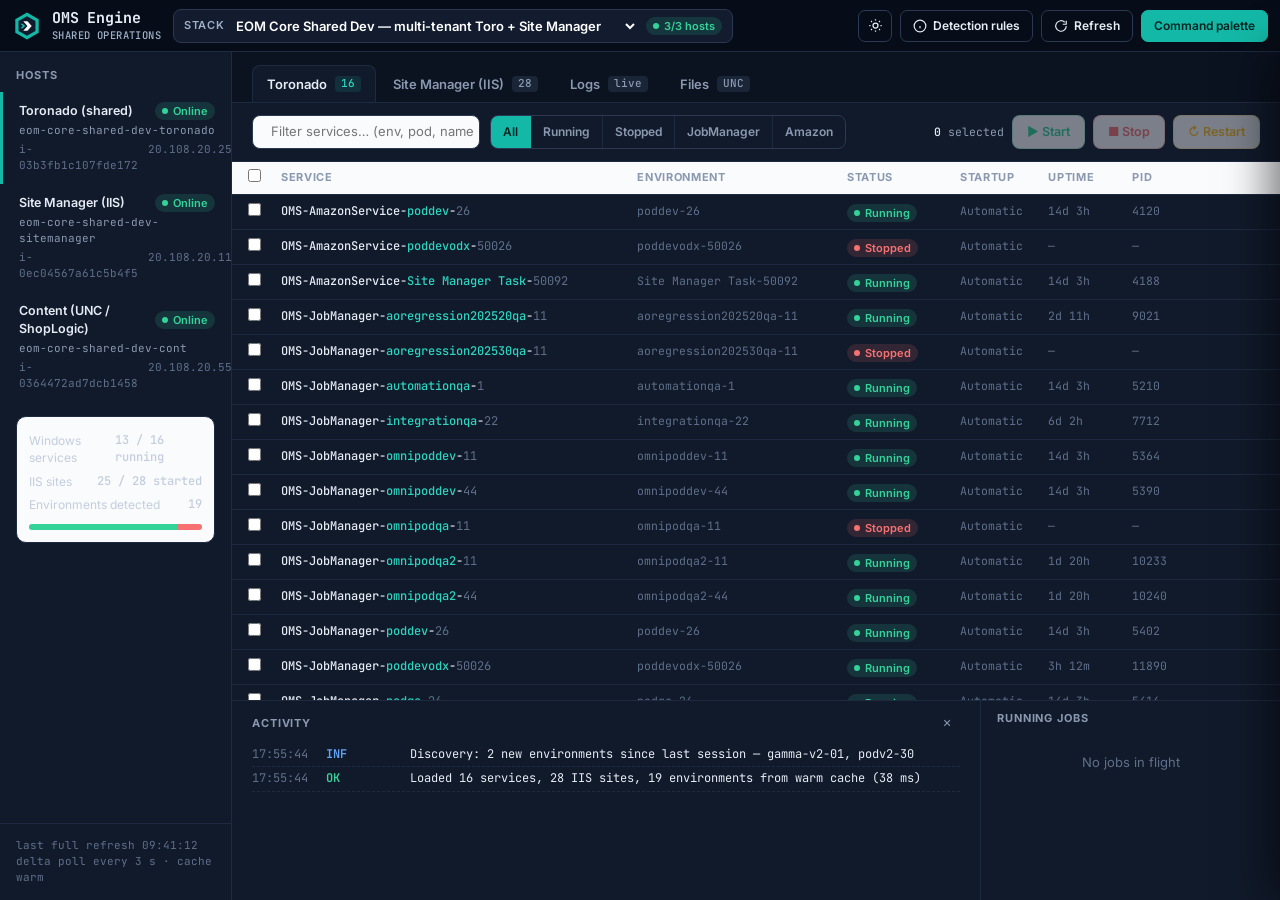
<file: oms_shared_ops_gui/docs/oms-engine-ui-reference.html>
<!DOCTYPE html>
<html lang="en" data-theme="dark">
<head>
<meta charset="UTF-8">
<meta name="viewport" content="width=device-width, initial-scale=1.0">
<title>OMS Engine — Shared Operations Console</title>
<link rel="preconnect" href="https://fonts.googleapis.com">
<link href="https://fonts.googleapis.com/css2?family=Inter:wght@400;500;600;700&family=JetBrains+Mono:wght@400;500&display=swap" rel="stylesheet">
<style>
  :root{
    --bg:#f4f6f9; --panel:#ffffff; --line:#e3e8ef; --line-2:#cbd3de;
    --ink:#0f1b2d; --ink-2:#3b475a; --ink-3:#6b7788; --ink-4:#98a3b3;
    --navy:#0f1b2d; --navy-2:#182640; --teal:#14b8a6; --teal-2:#0d9488; --teal-soft:#e6f7f5;
    --green:#16a34a; --green-soft:#e7f6ec; --red:#dc2626; --red-soft:#fdeaea;
    --amber:#f59e0b; --amber-soft:#fff4dc; --blue:#2563eb; --blue-soft:#e8efff;
    --r:10px; --mono:'JetBrains Mono',ui-monospace,Menlo,monospace;
    --shadow:0 1px 2px rgba(15,27,45,.06),0 4px 16px rgba(15,27,45,.05);
  }
  /* ---------- Dark theme ---------- */
  [data-theme="dark"]{
    --bg:#0b1220; --panel:#111a2b; --line:#1e2a40; --line-2:#2a3852;
    --ink:#e6ecf5; --ink-2:#c3cddd; --ink-3:#8b99b0; --ink-4:#5f6f8a;
    --navy:#070d18; --navy-2:#121c2e;
    --teal-soft:rgba(20,184,166,.14); --green:#34d399; --green-soft:rgba(52,211,153,.14);
    --red:#f87171; --red-soft:rgba(248,113,113,.14); --amber:#fbbf24; --amber-soft:rgba(251,191,36,.14);
    --blue:#60a5fa; --blue-soft:rgba(96,165,250,.14); --teal-2:#2dd4bf;
    --shadow:0 1px 2px rgba(0,0,0,.4),0 4px 16px rgba(0,0,0,.35);
    --hover:#0f2a2c; --sub:#0e1626; --track:#1e2a40; --code:#0e1626;
  }
  :root{--hover:#eef8f6;--sub:#fafbfd;--track:#e9edf2;--code:#f3f5f9}
  [data-theme="dark"] .titlebar{border-bottom:1px solid var(--line)}
  [data-theme="dark"] .stack{border-color:var(--line-2)}
  [data-theme="dark"] .tb-btn{border-color:var(--line-2)}
  [data-theme="dark"] .tb-btn.primary{color:#062421}
  [data-theme="dark"] .search,[data-theme="dark"] .btn{background:var(--sub)}
  [data-theme="dark"] .btn.solid,[data-theme="dark"] .seg button[aria-pressed="true"]{background:var(--teal);color:#062421;border-color:var(--teal)}
  [data-theme="dark"] .btn.start{border-color:rgba(52,211,153,.35)}[data-theme="dark"] .btn.stop{border-color:rgba(248,113,113,.35)}[data-theme="dark"] .btn.restart{border-color:rgba(251,191,36,.35);color:var(--amber)}
  [data-theme="dark"] .pill.warn{color:var(--amber)}
  [data-theme="dark"] .pill.neutral{background:#1a2538;color:var(--ink-3)}
  [data-theme="dark"] .tab .n{background:#1a2538}
  [data-theme="dark"] tbody tr.selected td{border-bottom-color:rgba(20,184,166,.25)}
  [data-theme="dark"] .toast{background:#e6ecf5;color:#0f1b2d}
  [data-theme="dark"] .skel{background:linear-gradient(90deg,#16213a 25%,#1e2a40 37%,#16213a 63%);background-size:400% 100%}
  [data-theme="dark"] .spin{border-color:rgba(251,191,36,.3);border-top-color:var(--amber)}
  [data-theme="dark"] .logwrap{border-top:1px solid var(--line)}
  [data-theme="dark"] .drawer{box-shadow:-12px 0 40px rgba(0,0,0,.5)}
  [data-theme="dark"] .job .jp,[data-theme="dark"] .healthbar,[data-theme="dark"] .summary .bar{background:var(--track)}
  .theme-toggle{width:34px;height:32px;border-radius:7px;border:1px solid #2a3b57;color:#e6ecf5;display:inline-flex;align-items:center;justify-content:center}
  .theme-toggle:hover{background:var(--navy-2)}
  .theme-toggle .sun{display:none}[data-theme="dark"] .theme-toggle .sun{display:block}[data-theme="dark"] .theme-toggle .moon{display:none}
  html{transition:background .2s}body,.panel,.side,.dock,.search,.btn,thead th{transition:background-color .2s,border-color .2s}
  *{box-sizing:border-box;margin:0;padding:0}
  html,body{height:100%}
  body{font-family:Inter,'Segoe UI',system-ui,-apple-system,Roboto,Arial,sans-serif;background:var(--bg);color:var(--ink);font-size:13px;line-height:1.45;-webkit-font-smoothing:antialiased}
  button{font:inherit;color:inherit;background:none;border:0;cursor:pointer}
  button:focus-visible,input:focus-visible,select:focus-visible,[tabindex]:focus-visible{outline:2px solid var(--teal);outline-offset:2px}
  @media (prefers-reduced-motion:reduce){*{animation:none!important;transition:none!important}}

  /* ---------- App frame ---------- */
  .app{display:grid;grid-template-columns:232px minmax(0,1fr);grid-template-rows:52px 1fr;height:100vh;min-height:600px}
  .titlebar{grid-column:1/-1;background:var(--navy);color:#fff;display:flex;align-items:center;gap:12px;padding:0 12px;min-width:0;overflow:hidden}
  .brand{display:flex;align-items:center;gap:10px;flex:none}
  .brand .mark{width:30px;height:30px;flex:none}
  .brand .name{font-weight:700;font-size:15px;letter-spacing:-.01em}
  .brand .name small{display:block;font-weight:500;font-size:10.5px;color:#9fb0c8;letter-spacing:.04em;text-transform:uppercase;margin-top:-1px}
  .stack{display:flex;align-items:center;gap:8px;background:var(--navy-2);border:1px solid #2a3b57;border-radius:8px;padding:0 10px;height:34px;flex:1 1 200px;min-width:0;max-width:560px}
  .stack label{color:#9fb0c8;font-size:11px;font-weight:600;text-transform:uppercase;letter-spacing:.06em}
  .stack select{background:transparent;color:#fff;border:0;font:inherit;font-weight:600;flex:1;min-width:0;outline:none;text-overflow:ellipsis}
  .stack select option{color:var(--ink)}
  .tb-right{margin-left:auto;display:flex;align-items:center;gap:8px;flex:none}
  .conn{display:flex;align-items:center;gap:8px;font-size:12px;color:#c9d4e4;font-family:var(--mono);white-space:nowrap}
  .conn .dot{width:8px;height:8px;border-radius:50%;background:var(--teal);box-shadow:0 0 0 0 rgba(20,184,166,.6);animation:pulse 2s infinite}
  @keyframes pulse{0%{box-shadow:0 0 0 0 rgba(20,184,166,.55)}70%{box-shadow:0 0 0 8px rgba(20,184,166,0)}100%{box-shadow:0 0 0 0 rgba(20,184,166,0)}}
  .tb-btn{height:32px;padding:0 12px;border-radius:7px;border:1px solid #2a3b57;color:#e6ecf5;font-weight:600;font-size:12px;display:flex;align-items:center;gap:6px;white-space:nowrap;flex:none}
  .tb-btn:hover{background:var(--navy-2)}
  .tb-btn.primary{background:var(--teal);border-color:var(--teal);color:#07201d}
  .tb-btn.primary:hover{background:#19c9b6}
  kbd{font-family:var(--mono);font-size:10px;background:rgba(255,255,255,.08);padding:1px 5px;border-radius:4px;border:1px solid rgba(255,255,255,.12)}

  /* ---------- Sidebar (hosts) ---------- */
  .side{background:var(--panel);border-right:1px solid var(--line);display:flex;flex-direction:column;overflow:auto}
  .side h3{font-size:11px;font-weight:700;text-transform:uppercase;letter-spacing:.08em;color:var(--ink-3);padding:16px 16px 8px}
  .host{padding:10px 16px;border-left:3px solid transparent;display:flex;flex-direction:column;gap:3px}
  .host:hover{background:var(--hover)}
  .host .role{font-weight:600;font-size:12.5px;display:flex;align-items:center;justify-content:space-between}
  .host .tag{font-family:var(--mono);font-size:11px;color:var(--ink-3)}
  .host .meta{font-family:var(--mono);font-size:11px;color:var(--ink-4);display:flex;gap:10px}
  .pill{display:inline-flex;align-items:center;gap:5px;font-size:11px;font-weight:600;padding:1px 7px;border-radius:999px;line-height:16px;white-space:nowrap}
  .pill::before{content:"";width:6px;height:6px;border-radius:50%;background:currentColor}
  .pill.ok{background:var(--green-soft);color:var(--green)}
  .pill.bad{background:var(--red-soft);color:var(--red)}
  .pill.warn{background:var(--amber-soft);color:#b45309}
  .pill.info{background:var(--blue-soft);color:var(--blue)}
  .pill.neutral{background:#eef1f5;color:var(--ink-3)}
  .side .summary{margin:14px 16px;padding:12px;border:1px solid var(--line);border-radius:var(--r);background:var(--sub)}
  .summary .row{display:flex;justify-content:space-between;font-size:12px;padding:3px 0;color:var(--ink-2)}
  .summary .row b{font-family:var(--mono);font-weight:500}
  .summary .bar{height:6px;border-radius:3px;background:var(--track);overflow:hidden;display:flex;margin-top:8px}
  .summary .bar i{display:block;height:100%}
  .side .foot{margin-top:auto;padding:14px 16px;border-top:1px solid var(--line);font-size:11px;color:var(--ink-4);font-family:var(--mono)}

  /* ---------- Main ---------- */
  .main{display:grid;grid-template-rows:auto 1fr 200px;min-height:0;min-width:0;overflow:hidden}
  .tabs{display:flex;gap:2px;padding:12px 20px 0;background:var(--bg);border-bottom:1px solid var(--line);overflow-x:auto;scrollbar-width:none}.tabs::-webkit-scrollbar{display:none}.tab{white-space:nowrap;flex:none}
  .tab{padding:9px 14px;border-radius:8px 8px 0 0;font-weight:600;color:var(--ink-3);display:flex;align-items:center;gap:8px;border:1px solid transparent;border-bottom:0;position:relative;top:1px}
  .tab .n{font-family:var(--mono);font-weight:500;font-size:11px;background:var(--track);padding:0 6px;border-radius:4px;color:var(--ink-3)}
  .tab:hover{color:var(--ink)}
  .tab[aria-selected="true"]{background:var(--panel);color:var(--ink);border-color:var(--line)}
  .tab[aria-selected="true"] .n{background:var(--teal-soft);color:var(--teal-2)}
  .panel{background:var(--panel);display:none;flex-direction:column;min-height:0;overflow:hidden}
  .panel.active{display:flex}

  .toolbar{display:flex;align-items:center;gap:10px;padding:12px 20px;border-bottom:1px solid var(--line);flex-wrap:wrap;row-gap:8px}
  .search{display:flex;align-items:center;gap:8px;border:1px solid var(--line-2);border-radius:8px;padding:0 10px;height:34px;width:280px;max-width:100%;flex:1 1 160px;min-width:140px;background:var(--panel)}
  .search input{border:0;outline:none;font:inherit;flex:1;background:transparent}
  .search svg{color:var(--ink-4)}
  .seg{display:flex;border:1px solid var(--line-2);border-radius:8px;overflow:hidden;height:34px}
  .seg button{padding:0 12px;font-weight:600;font-size:12px;color:var(--ink-3);border-right:1px solid var(--line)}
  .seg button:last-child{border-right:0}
  .seg button[aria-pressed="true"]{background:var(--ink);color:#fff}
  .btn{height:34px;padding:0 14px;border-radius:8px;border:1px solid var(--line-2);background:var(--panel);font-weight:600;font-size:12.5px;display:inline-flex;align-items:center;gap:7px;color:var(--ink)}
  .btn:hover{border-color:var(--ink-4)}
  .btn:disabled{opacity:.45;cursor:not-allowed}
  .btn.start{color:var(--green);border-color:#bfe6cb}.btn.start:hover{background:var(--green-soft)}
  .btn.stop{color:var(--red);border-color:#f3c4c4}.btn.stop:hover{background:var(--red-soft)}
  .btn.restart{color:#b45309;border-color:#f6d9a4}.btn.restart:hover{background:var(--amber-soft)}
  .btn.solid{background:var(--ink);color:#fff;border-color:var(--ink)}
  .btn.ghost{border-color:transparent;color:var(--ink-2)}
  .spacer{flex:1}
  .actions{display:flex;align-items:center;gap:8px;flex:none;margin-left:auto}
  .seg{flex:none}
  .btn{white-space:nowrap}
  .sel-count{font-family:var(--mono);font-size:11.5px;color:var(--ink-3)}
  .sel-count b{color:var(--ink);font-weight:500}

  /* ---------- Data table ---------- */
  .grid{overflow:auto;flex:1;min-height:0}
  table{width:100%;border-collapse:separate;border-spacing:0}
  thead th{position:sticky;top:0;background:var(--sub);border-bottom:1px solid var(--line);text-align:left;font-size:11px;font-weight:700;text-transform:uppercase;letter-spacing:.06em;color:var(--ink-3);padding:7px 10px;z-index:1;white-space:nowrap}
  tbody td{padding:4px 10px;height:34px;border-bottom:1px solid var(--line);vertical-align:middle;white-space:nowrap}
  /* Hover: subtle tinted band + accent edge; text is forced to full contrast */
  tbody tr:hover{background:var(--hover)}
  tbody tr:hover td:first-child{box-shadow:inset 3px 0 0 var(--teal)}
  tbody tr:hover td,tbody tr:hover .name,tbody tr:hover .fname,tbody tr:hover .fname span{color:var(--ink)!important;opacity:1!important}
  tbody tr:hover .name .env{color:var(--teal)!important}
  tbody tr:hover .name .pod,tbody tr:hover .muted{color:var(--ink-2)!important}
  tbody tr:hover .fname svg{color:var(--ink-3)}
  .name,.fname span{color:var(--ink)}
  tbody tr.selected{background:var(--teal-soft)}
  tbody tr.selected td{border-bottom-color:#cdeee9}
  tbody tr.transition{background:var(--amber-soft)}
  th.chk,td.chk{width:36px;padding-left:16px}
  table{table-layout:auto}
  #svcTable th:nth-child(2){width:34%}#svcTable th:nth-child(3){width:20%}#svcTable th:nth-child(4){width:120px}#svcTable th:nth-child(5),#svcTable th:nth-child(6),#svcTable th:nth-child(7){width:90px}
  #svcTable td:nth-child(2){padding-right:24px}
  .name{font-family:var(--mono);font-size:12px;font-weight:500}
  .name .env{color:var(--teal-2)}
  .name .pod{color:var(--ink-4);font-weight:400}
  .muted{color:var(--ink-4);font-family:var(--mono);font-size:11.5px}
  .spin{width:12px;height:12px;border:2px solid #f0c67a;border-top-color:#b45309;border-radius:50%;display:inline-block;animation:rot .7s linear infinite;vertical-align:-2px;margin-right:5px}
  @keyframes rot{to{transform:rotate(360deg)}}
  .rowact{opacity:0;display:flex;gap:4px}
  tr:hover .rowact{opacity:1}
  .icon-btn{width:26px;height:26px;border-radius:6px;display:inline-flex;align-items:center;justify-content:center;color:var(--ink-3)}
  .icon-btn:hover{background:var(--track);color:var(--ink)}
  .stripe{width:4px;height:100%;position:absolute;left:0;top:0}
  td.status-cell{position:relative}
  .healthbar{display:inline-block;width:56px;height:6px;border-radius:3px;background:var(--track);overflow:hidden;vertical-align:middle;margin-right:6px}
  .healthbar i{display:block;height:100%;background:var(--green)}

  /* ---------- Files ---------- */
  .files{display:grid;grid-template-columns:240px 1fr;flex:1;min-height:0}
  .tree{border-right:1px solid var(--line);padding:10px 8px;overflow:auto;font-size:12.5px}
  .tree .node{display:flex;align-items:center;gap:6px;padding:5px 8px;border-radius:6px;color:var(--ink-2)}
  .tree .node:hover{background:var(--hover)}
  .tree .node.open{background:var(--teal-soft);color:var(--teal-2);font-weight:600}
  .tree .lvl1{padding-left:24px}.tree .lvl2{padding-left:40px}
  .crumbs{display:flex;align-items:center;gap:4px;font-family:var(--mono);font-size:12px;color:var(--ink-3);padding:10px 16px;border-bottom:1px solid var(--line)}
  .crumbs b{color:var(--ink);font-weight:500}
  .crumbs .sep{color:var(--ink-4)}
  .drop{position:absolute;inset:0;background:rgba(20,184,166,.08);border:2px dashed var(--teal);display:none;align-items:center;justify-content:center;font-weight:600;color:var(--teal-2)}
  .filepane{position:relative;display:flex;flex-direction:column;min-height:0}
  .fname{display:flex;align-items:center;gap:8px}
  .fname svg{color:var(--ink-4);flex:none}
  .transfer{position:absolute;right:20px;bottom:16px;width:340px;background:var(--navy);color:#fff;border-radius:10px;padding:12px 14px;box-shadow:0 10px 30px rgba(15,27,45,.35);display:none;flex-direction:column;gap:8px}
  .transfer.show{display:flex}
  .transfer .t{font-weight:600;font-size:12.5px;display:flex;justify-content:space-between}
  .transfer .t span{font-family:var(--mono);font-weight:400;color:#9fb0c8}
  .transfer .p{height:5px;background:#2a3b57;border-radius:3px;overflow:hidden}
  .transfer .p i{display:block;height:100%;background:var(--teal);width:0;transition:width .25s}

  /* ---------- Logs ---------- */
  .logwrap{flex:1;min-height:0;display:flex;flex-direction:column;background:#0b1220}
  .logview{flex:1;overflow:auto;font-family:var(--mono);font-size:12px;line-height:1.6;padding:12px 16px;color:#c9d4e4}
  .logview .ts{color:#5d708f}
  .logview .lvl{font-weight:600;padding:0 6px;border-radius:3px;margin:0 6px}
  .lvl.INFO{color:#7dd3fc;background:rgba(125,211,252,.1)}.lvl.WARN{color:#fbbf24;background:rgba(251,191,36,.12)}.lvl.ERROR{color:#f87171;background:rgba(248,113,113,.14)}
  .logview mark{background:rgba(20,184,166,.3);color:#fff;border-radius:2px}
  .logbar{display:flex;gap:10px;align-items:center;padding:10px 16px;border-bottom:1px solid #1c2940;background:#0f1728;color:#c9d4e4}
  .logbar .chip{font-family:var(--mono);font-size:11.5px;padding:4px 9px;border-radius:6px;border:1px solid #2a3b57;color:#c9d4e4}
  .logbar .chip.on{background:var(--teal);color:#062421;border-color:var(--teal)}
  .live{display:inline-flex;align-items:center;gap:6px;font-size:11px;font-weight:700;letter-spacing:.06em;color:#f87171}
  .live i{width:7px;height:7px;background:#f87171;border-radius:50%;animation:blink 1.2s infinite}
  @keyframes blink{50%{opacity:.25}}

  /* ---------- Activity dock ---------- */
  .dock{border-top:1px solid var(--line);background:var(--panel);display:grid;grid-template-columns:1fr 300px;min-height:0}
  .dock h4{font-size:11px;font-weight:700;text-transform:uppercase;letter-spacing:.08em;color:var(--ink-3);padding:10px 20px 6px;display:flex;align-items:center;gap:10px}
  .act{overflow:auto;font-family:var(--mono);font-size:12px;padding:0 20px 10px}
  .act .ln{display:grid;grid-template-columns:64px 74px 1fr;gap:10px;padding:3px 0;border-bottom:1px dashed var(--line);animation:in .25s ease}
  @keyframes in{from{opacity:0;transform:translateY(3px)}to{opacity:1;transform:none}}
  .act .ts{color:var(--ink-4)}
  .act .st{font-weight:600}
  .st.ok{color:var(--green)}.st.err{color:var(--red)}.st.run{color:#b45309}.st.inf{color:var(--blue)}
  .jobs{border-left:1px solid var(--line);padding:0 16px 10px;overflow:auto}
  .job{border:1px solid var(--line);border-radius:8px;padding:8px 10px;margin-bottom:8px;font-size:12px}
  .job .jt{display:flex;justify-content:space-between;font-weight:600;font-family:var(--mono);font-size:11.5px}
  .job .jp{height:4px;background:var(--track);border-radius:2px;margin-top:6px;overflow:hidden}
  .job .jp i{display:block;height:100%;background:var(--teal);transition:width .3s}
  .job .jd{color:var(--ink-4);font-size:11px;margin-top:4px}

  /* ---------- Detection drawer ---------- */
  .drawer{position:fixed;top:52px;right:0;bottom:0;width:440px;background:var(--panel);border-left:1px solid var(--line);box-shadow:-12px 0 40px rgba(15,27,45,.12);transform:translateX(100%);transition:transform .25s ease;display:flex;flex-direction:column;z-index:10}
  .drawer.open{transform:none}
  .drawer header{padding:16px 20px;border-bottom:1px solid var(--line);display:flex;align-items:center;justify-content:space-between}
  .drawer header h2{font-size:15px;font-weight:700}
  .drawer .body{padding:16px 20px;overflow:auto;display:flex;flex-direction:column;gap:14px}
  .rule{border:1px solid var(--line);border-radius:var(--r);padding:12px}
  .rule h5{font-size:12.5px;font-weight:700;display:flex;justify-content:space-between;align-items:center;margin-bottom:4px}
  .rule p{color:var(--ink-2);font-size:12px}
  .rule code{font-family:var(--mono);font-size:11px;background:var(--code);padding:1px 5px;border-radius:4px;color:var(--ink)}
  .rule .w{font-family:var(--mono);font-size:11px;color:var(--teal-2);font-weight:600}
  .envrow{display:flex;justify-content:space-between;align-items:center;padding:7px 0;border-bottom:1px dashed var(--line);font-family:var(--mono);font-size:12px}
  .envrow .why{color:var(--ink-4);font-size:11px}
  .toast{position:fixed;left:50%;bottom:24px;transform:translate(-50%,20px);background:var(--ink);color:#fff;padding:10px 14px;border-radius:8px;font-size:12.5px;opacity:0;pointer-events:none;transition:all .25s;display:flex;gap:10px;align-items:center;z-index:20}
  .toast.show{opacity:1;transform:translate(-50%,0)}
  .skel{background:linear-gradient(90deg,#eef1f5 25%,#f7f9fc 37%,#eef1f5 63%);background-size:400% 100%;animation:sk 1.2s infinite;border-radius:4px;height:12px}
  @keyframes sk{0%{background-position:100% 0}100%{background-position:0 0}}
  .empty{padding:40px;text-align:center;color:var(--ink-4)}
  @media (max-width:1400px){.conn{display:none}.tb-btn kbd{display:none}}
  @media (max-width:1250px){.tb-btn.primary{display:none}.stack label{display:none}}
  @media (max-width:1100px){.app{grid-template-columns:1fr}.side{display:none}.files{grid-template-columns:1fr}.tree{display:none}.dock{grid-template-columns:1fr}.jobs{display:none}.brand .name small{display:none}.toolbar{padding:10px 14px}.tabs{padding:10px 14px 0}}
  @media (max-width:1200px){.sel-count{display:none}.btn.start,.btn.stop,.btn.restart{padding:0 11px}}
  @media (max-width:820px){.tb-btn span.lbl{display:none}.tb-btn{padding:0 9px}.seg button{padding:0 9px}.main{grid-template-rows:auto 1fr 160px}}
</style>
</head>
<body>
<div class="app">
  <!-- ============ Title bar ============ -->
  <header class="titlebar">
    <div class="brand">
      <svg class="mark" viewBox="0 0 64 64" aria-hidden="true">
        <path d="M32 3 57 17.5v29L32 61 7 46.5v-29z" fill="#14b8a6"/>
        <path d="M32 11 50 21.5v21L32 53 14 42.5v-21z" fill="#0f1b2d"/>
        <path d="M24 22h9l9 10-9 10h-9l9-10z" fill="#fff"/>
        <path d="M18 27h5l5 5-5 5h-5l5-5z" fill="#14b8a6"/>
      </svg>
      <div class="name">OMS Engine<small>Shared operations</small></div>
    </div>
    <div class="stack">
      <label for="stack">Stack</label>
      <select id="stack">
        <option>EOM Core Shared Dev — multi-tenant Toro + Site Manager</option>
        <option>EOM Core Shared QA</option>
        <option>EOM Core Shared Perf (v2)</option>
      </select>
      <span class="pill ok">3/3 hosts</span>
    </div>
    <div class="tb-right">
      <div class="conn"><span class="dot"></span>SSM session · 42 ms</div>
      <button class="theme-toggle" id="themeBtn" title="Toggle dark mode (D)" aria-label="Toggle dark mode">
        <svg class="moon" width="15" height="15" viewBox="0 0 24 24" fill="none" stroke="currentColor" stroke-width="2"><path d="M21 12.8A9 9 0 1 1 11.2 3a7 7 0 0 0 9.8 9.8z"/></svg>
        <svg class="sun" width="15" height="15" viewBox="0 0 24 24" fill="none" stroke="currentColor" stroke-width="2"><circle cx="12" cy="12" r="4"/><path d="M12 2v2M12 20v2M4.9 4.9l1.4 1.4M17.7 17.7l1.4 1.4M2 12h2M20 12h2M4.9 19.1l1.4-1.4M17.7 6.3l1.4-1.4"/></svg>
      </button>
      <button class="tb-btn" id="detectBtn" title="How environments are detected">
        <svg width="14" height="14" viewBox="0 0 24 24" fill="none" stroke="currentColor" stroke-width="2"><circle cx="12" cy="12" r="10"/><path d="M12 16v-4M12 8h.01"/></svg>
        <span class="lbl">Detection rules</span>
      </button>
      <button class="tb-btn" id="refreshBtn">
        <svg width="14" height="14" viewBox="0 0 24 24" fill="none" stroke="currentColor" stroke-width="2"><path d="M21 12a9 9 0 1 1-2.6-6.4M21 3v6h-6"/></svg>
        <span class="lbl">Refresh</span> <kbd>R</kbd>
      </button>
      <button class="tb-btn primary">Command palette <kbd style="background:rgba(0,0,0,.15);border-color:transparent">⌘K</kbd></button>
    </div>
  </header>

  <!-- ============ Sidebar ============ -->
  <aside class="side">
    <h3>Hosts</h3>
    <div class="host" style="border-left-color:var(--teal)">
      <div class="role">Toronado (shared) <span class="pill ok">Online</span></div>
      <div class="tag">eom-core-shared-dev-toronado</div>
      <div class="meta"><span>i-03b3fb1c107fde172</span><span>20.108.20.254</span></div>
    </div>
    <div class="host">
      <div class="role">Site Manager (IIS) <span class="pill ok">Online</span></div>
      <div class="tag">eom-core-shared-dev-sitemanager</div>
      <div class="meta"><span>i-0ec04567a61c5b4f5</span><span>20.108.20.115</span></div>
    </div>
    <div class="host">
      <div class="role">Content (UNC / ShopLogic) <span class="pill ok">Online</span></div>
      <div class="tag">eom-core-shared-dev-cont</div>
      <div class="meta"><span>i-0364472ad7dcb1458</span><span>20.108.20.55</span></div>
    </div>

    <div class="summary">
      <div class="row"><span>Windows services</span><b id="sumSvc">13 / 16 running</b></div>
      <div class="row"><span>IIS sites</span><b id="sumIis">24 / 28 started</b></div>
      <div class="row"><span>Environments detected</span><b>19</b></div>
      <div class="bar" id="sumBar"><i style="width:81%;background:var(--green)"></i><i style="width:19%;background:var(--red)"></i></div>
    </div>

    <div class="foot">last full refresh 09:41:12<br>delta poll every 3 s · cache warm</div>
  </aside>

  <!-- ============ Main ============ -->
  <main class="main">
    <nav class="tabs" role="tablist">
      <button class="tab" role="tab" aria-selected="true" data-tab="toro">Toronado <span class="n">16</span></button>
      <button class="tab" role="tab" aria-selected="false" data-tab="iis">Site Manager (IIS) <span class="n">28</span></button>
      <button class="tab" role="tab" aria-selected="false" data-tab="logs">Logs <span class="n">live</span></button>
      <button class="tab" role="tab" aria-selected="false" data-tab="files">Files <span class="n">UNC</span></button>
    </nav>

    <!-- ---------- Toronado ---------- -->
    <section class="panel active" id="tab-toro">
      <div class="toolbar">
        <div class="search">
          <svg width="14" height="14" viewBox="0 0 24 24" fill="none" stroke="currentColor" stroke-width="2"><circle cx="11" cy="11" r="7"/><path d="m20 20-3.5-3.5"/></svg>
          <input id="svcFilter" placeholder="Filter services… (env, pod, name)">
        </div>
        <div class="seg" id="svcSeg">
          <button aria-pressed="true" data-f="all">All</button>
          <button aria-pressed="false" data-f="Running">Running</button>
          <button aria-pressed="false" data-f="Stopped">Stopped</button>
          <button aria-pressed="false" data-f="JobManager">JobManager</button>
          <button aria-pressed="false" data-f="AmazonService">Amazon</button>
        </div>
        <span class="spacer"></span>
        <div class="actions">
          <span class="sel-count" id="svcSel"><b>0</b> selected</span>
          <button class="btn start" data-act="start" data-kind="svc" disabled>▶ Start</button>
          <button class="btn stop" data-act="stop" data-kind="svc" disabled>■ Stop</button>
          <button class="btn restart" data-act="restart" data-kind="svc" disabled>↻ Restart</button>
        </div>
      </div>
      <div class="grid">
        <table id="svcTable">
          <thead><tr><th class="chk"><input type="checkbox" id="svcAll"></th><th>Service</th><th>Environment</th><th>Status</th><th>Startup</th><th>Uptime</th><th>PID</th><th></th></tr></thead>
          <tbody></tbody>
        </table>
      </div>
    </section>

    <!-- ---------- IIS ---------- -->
    <section class="panel" id="tab-iis">
      <div class="toolbar">
        <div class="search">
          <svg width="14" height="14" viewBox="0 0 24 24" fill="none" stroke="currentColor" stroke-width="2"><circle cx="11" cy="11" r="7"/><path d="m20 20-3.5-3.5"/></svg>
          <input id="iisFilter" placeholder="Filter sites… (env, binding, pool)">
        </div>
        <div class="seg" id="iisSeg">
          <button aria-pressed="true" data-f="all">All</button>
          <button aria-pressed="false" data-f="Started">Started</button>
          <button aria-pressed="false" data-f="Stopped">Stopped</button>
          <button aria-pressed="false" data-f="Degraded">Degraded</button>
        </div>
        <span class="spacer"></span>
        <div class="actions">
          <span class="sel-count" id="iisSel"><b>0</b> selected</span>
          <button class="btn start" data-act="start" data-kind="iis" disabled>▶ Start</button>
          <button class="btn stop" data-act="stop" data-kind="iis" disabled>■ Stop</button>
          <button class="btn restart" data-act="restart" data-kind="iis" disabled>↻ Recycle</button>
        </div>
      </div>
      <div class="grid">
        <table id="iisTable">
          <thead><tr><th class="chk"><input type="checkbox" id="iisAll"></th><th>Site</th><th>Environment</th><th>Site</th><th>App pool</th><th>Health</th><th>Binding</th><th>Physical path</th><th></th></tr></thead>
          <tbody></tbody>
        </table>
      </div>
    </section>

    <!-- ---------- Logs ---------- -->
    <section class="panel" id="tab-logs">
      <div class="logwrap">
        <div class="logbar">
          <span class="live"><i></i>LIVE</span>
          <span class="chip on">ShopLogic · poddev-26</span>
          <span class="chip">JobManager · omnipoddev-11</span>
          <span class="chip">IIS · W3SVC · poddev-sm</span>
          <span class="chip">+ add stream</span>
          <span class="spacer"></span>
          <div class="search" style="width:240px;height:30px;background:#0b1220;border-color:#2a3b57;color:#fff"><input placeholder="grep… /regex/" style="color:#fff" id="logGrep"></div>
          <span class="chip" id="pauseLog">⏸ pause</span>
          <span class="chip">↓ follow</span>
          <span class="chip">⤓ export</span>
        </div>
        <div class="logview" id="logview"></div>
      </div>
    </section>

    <!-- ---------- Files ---------- -->
    <section class="panel" id="tab-files">
      <div class="toolbar">
        <div class="seg">
          <button aria-pressed="true">Content EC2 · D:\content</button>
          <button aria-pressed="false">Toronado · D:\OMS</button>
          <button aria-pressed="false">Site Manager · C:\inetpub</button>
        </div>
        <span class="spacer"></span>
        <div class="actions">
          <button class="btn ghost">⤒ Upload to host</button>
          <button class="btn solid" id="copyBtn" disabled>⤓ Copy to my system</button>
        </div>
      </div>
      <div class="files">
        <div class="tree">
          <div class="node">▸ D:\content</div>
          <div class="node lvl1">▾ dev</div>
          <div class="node lvl2 open">poddev-26</div>
          <div class="node lvl2">poddevodx-50026</div>
          <div class="node lvl2">omnipoddev-11</div>
          <div class="node lvl2">omnipoddev-44</div>
          <div class="node lvl2">integrationqa-22</div>
          <div class="node lvl1">▸ qa</div>
          <div class="node lvl1">▸ regression</div>
          <div class="node lvl1">▸ _shared</div>
        </div>
        <div class="filepane" id="filepane">
          <div class="crumbs">D:\content <span class="sep">›</span> dev <span class="sep">›</span> <b>poddev-26</b> <span class="sep">›</span> <b>sm</b> <span class="spacer"></span><span>12 items · 1.8 GB</span></div>
          <div class="grid">
            <table id="fileTable">
              <thead><tr><th class="chk"><input type="checkbox" id="fileAll"></th><th>Name</th><th>Size</th><th>Modified</th><th>Type</th><th></th></tr></thead>
              <tbody></tbody>
            </table>
          </div>
          <div class="drop">Drop to upload to D:\content\dev\poddev-26\sm</div>
          <div class="transfer" id="transfer">
            <div class="t">Copying to Downloads\OMS Engine\poddev-26 <span id="tPct">0%</span></div>
            <div class="p"><i id="tBar"></i></div>
            <div style="font-family:var(--mono);font-size:11px;color:#9fb0c8" id="tFile">preparing…</div>
          </div>
        </div>
      </div>
    </section>

    <!-- ---------- Activity dock ---------- -->
    <div class="dock">
      <div style="display:flex;flex-direction:column;min-height:0">
        <h4>Activity <span class="pill info" id="actLive" style="display:none">streaming</span><span class="spacer"></span><button class="icon-btn" title="Clear" id="clearAct">✕</button></h4>
        <div class="act" id="activity"></div>
      </div>
      <div class="jobs">
        <h4 style="padding-left:0">Running jobs</h4>
        <div id="jobs"><div class="empty" style="padding:20px 0">No jobs in flight</div></div>
      </div>
    </div>
  </main>
</div>

<!-- ============ Detection drawer ============ -->
<aside class="drawer" id="drawer" aria-label="Environment detection rules">
  <header><h2>How OMS Engine finds environments</h2><button class="icon-btn" id="closeDrawer">✕</button></header>
  <div class="body">
    <p style="color:var(--ink-2)">An environment is anything that appears in at least one of these sources. Nothing is hard-coded — new pods/envs show up on the next refresh automatically. Confidence is a weighted score; below 40 it is listed under <em>Unclassified</em> instead of hidden.</p>

    <div class="rule"><h5>1 · Windows service name pattern <span class="w">weight 40</span></h5>
      <p>Toronado host, <code>Get-Service</code> via SSM. Regex <code>^OMS-(JobManager|AmazonService)-(?&lt;env&gt;[a-z0-9]+?)-(?&lt;pod&gt;\d+)$</code>. Env + pod are parsed from the name, never from a list.</p></div>
    <div class="rule"><h5>2 · IIS site / app-pool inventory <span class="w">weight 30</span></h5>
      <p>Site Manager host, <code>Get-IISSite</code> + bindings. Site name, host header (<code>*.dev.eom.internal</code>) and physical path are all matched; any of them containing an env token counts.</p></div>
    <div class="rule"><h5>3 · Content share folders <span class="w">weight 20</span></h5>
      <p>Content host, directory listing of <code>D:\content\{dev|qa|perf}\*</code> that contains an <code>sm\</code> or <code>shoplogic\</code> subfolder. Catches envs that are provisioned but have no service yet.</p></div>
    <div class="rule"><h5>4 · EC2 tags <span class="w">weight 10</span></h5>
      <p><code>Name</code>, <code>oms:env</code>, <code>oms:pod</code>, <code>oms:arch=v2</code>. Used to discover brand-new V2 stacks (Gamma, podv2, perfv2) before any service exists; a tagged instance auto-adds a host row.</p></div>
    <div class="rule"><h5>5 · Cross-check &amp; drift <span class="w">flag</span></h5>
      <p>If an env is present in one source but missing in another (e.g. IIS site but no JobManager service) it is shown with an amber <strong>Partial</strong> badge so gaps are visible rather than silently dropped.</p></div>

    <h4 style="font-size:11px;text-transform:uppercase;letter-spacing:.08em;color:var(--ink-3);margin-top:4px">Recent discoveries</h4>
    <div class="envrow"><span>gamma-v2-01</span><span class="pill info">new · EC2 tag</span></div>
    <div class="envrow"><span>podv2-30</span><span class="pill info">new · service + IIS</span></div>
    <div class="envrow"><span>aoregression202530qa-11</span><span class="pill warn">Partial · no IIS site</span></div>
    <div class="envrow"><span>perfv2-01</span><span class="pill neutral">Unclassified · 25</span><span class="why">content folder only</span></div>
    <button class="btn" style="margin-top:6px;align-self:flex-start">Edit patterns…</button>
  </div>
</aside>

<div class="toast" id="toast"></div>

<script>
/* ================= Data ================= */
const SERVICES = [
 ['OMS-AmazonService','poddev','26','Running','Automatic','14d 3h','4120'],
 ['OMS-AmazonService','poddevodx','50026','Stopped','Automatic','—','—'],
 ['OMS-AmazonService','Site Manager Task','50092','Running','Automatic','14d 3h','4188'],
 ['OMS-JobManager','aoregression202520qa','11','Running','Automatic','2d 11h','9021'],
 ['OMS-JobManager','aoregression202530qa','11','Stopped','Automatic','—','—'],
 ['OMS-JobManager','automationqa','1','Running','Automatic','14d 3h','5210'],
 ['OMS-JobManager','integrationqa','22','Running','Automatic','6d 2h','7712'],
 ['OMS-JobManager','omnipoddev','11','Running','Automatic','14d 3h','5364'],
 ['OMS-JobManager','omnipoddev','44','Running','Automatic','14d 3h','5390'],
 ['OMS-JobManager','omnipodqa','11','Stopped','Automatic','—','—'],
 ['OMS-JobManager','omnipodqa2','11','Running','Automatic','1d 20h','10233'],
 ['OMS-JobManager','omnipodqa2','44','Running','Automatic','1d 20h','10240'],
 ['OMS-JobManager','poddev','26','Running','Automatic','14d 3h','5402'],
 ['OMS-JobManager','poddevodx','50026','Running','Automatic','3h 12m','11890'],
 ['OMS-JobManager','podqa','26','Running','Automatic','14d 3h','5416'],
 ['OMS-JobManager','regression202510qa','26','Running','Automatic','9d 7h','6633'],
].map((r,i)=>({id:'s'+i,prefix:r[0],env:r[1],pod:r[2],status:r[3],startup:r[4],uptime:r[5],pid:r[6]}));

const SITES = [];
const envs=['poddev-26','poddevodx-50026','omnipoddev-11','omnipoddev-44','omnipodqa-11','omnipodqa2-11','omnipodqa2-44','podqa-26','integrationqa-22','automationqa-1','regression202510qa-26','aoregression202520qa-11','aoregression202530qa-11','podv2-30'];
envs.forEach((e,i)=>{
  const [env,pod]=e.split('-');
  const s1 = (e==='omnipodqa-11'||e==='aoregression202530qa-11')?'Stopped':'Started';
  const s2 = e==='poddevodx-50026'?'Stopped':(e==='omnipoddev-44'?'Degraded':'Started');
  SITES.push({id:'i'+i+'a',name:`${env}-sm`,env,pod,site:s1,pool:s1==='Started'?'Started':'Stopped',health:s1==='Started'?100:0,bind:`${env}-sm.dev.eom.internal:443`,path:`\\\\eom-core-shared-dev-cont\\content\\dev\\${e}\\sm`});
  SITES.push({id:'i'+i+'b',name:`${env}-shoplogic`,env,pod,site:s2==='Stopped'?'Stopped':'Started',pool:s2==='Degraded'?'Recycling':s2,health:s2==='Started'?100:(s2==='Degraded'?62:0),bind:`${env}.dev.eom.internal:443`,path:`\\\\eom-core-shared-dev-cont\\content\\dev\\${e}\\shoplogic`});
});

const FILES=[
 ['..','','','folder'],['bin','—','2026-09-18 14:02','folder'],['config','—','2026-09-20 09:11','folder'],['logs','1.2 GB','2026-09-21 09:40','folder'],
 ['web.config','18 KB','2026-09-20 09:11','xml'],['appsettings.poddev-26.json','6 KB','2026-09-19 17:44','json'],
 ['SiteManager.dll','4.1 MB','2026-09-18 14:02','dll'],['Aptos.OMS.Core.dll','12.7 MB','2026-09-18 14:02','dll'],
 ['deploy-manifest.yaml','2 KB','2026-09-18 14:02','yaml'],['sm-2026-09-21.log','214 MB','2026-09-21 09:41','log'],
 ['sm-2026-09-20.log','388 MB','2026-09-20 23:59','log'],['healthcheck.ps1','1 KB','2026-08-30 11:20','ps1'],
];

/* ================= Helpers ================= */
const $=s=>document.querySelector(s), $$=s=>[...document.querySelectorAll(s)];
const now=()=>new Date().toTimeString().slice(0,8);
const sel={svc:new Set(),iis:new Set(),file:new Set()};
const pending=new Set();
let toastT;
function toast(msg){const t=$('#toast');t.textContent=msg;t.classList.add('show');clearTimeout(toastT);toastT=setTimeout(()=>t.classList.remove('show'),2200)}
function act(st,cls,msg){const a=$('#activity');a.insertAdjacentHTML('afterbegin',`<div class="ln"><span class="ts">${now()}</span><span class="st ${cls}">${st}</span><span>${msg}</span></div>`);if(a.children.length>80)a.lastChild.remove()}
function pillFor(s){
  if(pending.has(s))return `<span class="pill warn"><span class="spin"></span>${s}</span>`;
  const m={Running:'ok',Started:'ok',Stopped:'bad',Recycling:'warn',Degraded:'warn'};return `<span class="pill ${m[s]||'neutral'}">${s}</span>`;
}
function updateSummary(){
  const r=SERVICES.filter(s=>s.status==='Running').length, st=SITES.filter(s=>s.site==='Started').length;
  $('#sumSvc').textContent=`${r} / ${SERVICES.length} running`;$('#sumIis').textContent=`${st} / ${SITES.length} started`;
  const ok=(r+st)/(SERVICES.length+SITES.length)*100;$('#sumBar').innerHTML=`<i style="width:${ok}%;background:var(--green)"></i><i style="width:${100-ok}%;background:var(--red)"></i>`;
}

/* ================= Services table ================= */
let svcFilterMode='all';
function renderSvc(){
  const q=$('#svcFilter').value.toLowerCase();
  const rows=SERVICES.filter(s=>{
    const full=`${s.prefix}-${s.env}-${s.pod}`.toLowerCase();
    if(q&&!full.includes(q))return false;
    if(svcFilterMode==='all')return true;
    return s.status===svcFilterMode||s.prefix.includes(svcFilterMode);
  });
  $('#svcTable tbody').innerHTML=rows.length?rows.map(s=>{
    const p=pending.has(s.id), tcls=sel.svc.has(s.id)?'selected':(p?'transition':'');
    return `<tr class="${tcls}" data-id="${s.id}">
      <td class="chk"><input type="checkbox" ${sel.svc.has(s.id)?'checked':''}></td>
      <td class="name">${s.prefix}-<span class="env">${s.env}</span>-<span class="pod">${s.pod}</span></td>
      <td class="muted">${s.env}-${s.pod}</td>
      <td>${p?`<span class="pill warn"><span class="spin"></span>${p&&s.status==='Running'?'Stopping':'Starting'}</span>`:pillFor(s.status)}</td>
      <td class="muted">${s.startup}</td><td class="muted">${s.uptime}</td><td class="muted">${s.pid}</td>
      <td><div class="rowact"><button class="icon-btn" title="Tail log" data-log="${s.env}-${s.pod}">≡</button><button class="icon-btn" title="Open folder" data-folder="${s.env}-${s.pod}">▣</button></div></td></tr>`;
  }).join(''):`<tr><td colspan="8" class="empty">No services match "${q}"</td></tr>`;
  $('#svcSel').innerHTML=`<b>${sel.svc.size}</b> selected`;
  $$('[data-kind="svc"]').forEach(b=>b.disabled=!sel.svc.size);
}
let iisFilterMode='all';
function renderIis(){
  const q=$('#iisFilter').value.toLowerCase();
  const rows=SITES.filter(s=>{
    if(q&&!(s.name+s.bind+s.path).toLowerCase().includes(q))return false;
    if(iisFilterMode==='all')return true;
    if(iisFilterMode==='Degraded')return s.health>0&&s.health<100;
    return s.site===iisFilterMode;
  });
  $('#iisTable tbody').innerHTML=rows.length?rows.map(s=>{
    const p=pending.has(s.id), tcls=sel.iis.has(s.id)?'selected':(p?'transition':'');
    const stripe=s.site==='Started'?(s.health<100?'var(--amber)':'var(--green)'):'var(--red)';
    return `<tr class="${tcls}" data-id="${s.id}">
      <td class="chk"><input type="checkbox" ${sel.iis.has(s.id)?'checked':''}></td>
      <td class="name status-cell"><span class="stripe" style="background:${stripe}"></span>${s.name}</td>
      <td><span class="pill neutral">${s.env}-${s.pod}</span></td>
      <td>${p?`<span class="pill warn"><span class="spin"></span>${s.site==='Started'?'Stopping':'Starting'}</span>`:pillFor(s.site)}</td>
      <td>${pillFor(s.pool)}</td>
      <td><span class="healthbar"><i style="width:${s.health}%;background:${s.health===100?'var(--green)':s.health?'var(--amber)':'var(--red)'}"></i></span><span class="muted">${s.health}%</span></td>
      <td class="muted">${s.bind}</td><td class="muted" title="${s.path}">${s.path.replace('\\\\eom-core-shared-dev-cont\\content','…')}</td>
      <td><div class="rowact"><button class="icon-btn" title="Open in browser">↗</button><button class="icon-btn" title="Browse files" data-folder="${s.env}-${s.pod}">▣</button></div></td></tr>`;
  }).join(''):`<tr><td colspan="9" class="empty">No sites match</td></tr>`;
  $('#iisSel').innerHTML=`<b>${sel.iis.size}</b> selected`;
  $$('[data-kind="iis"]').forEach(b=>b.disabled=!sel.iis.size);
}
function renderFiles(){
  const ico={folder:'<svg width="14" height="14" viewBox="0 0 24 24" fill="none" stroke="currentColor" stroke-width="2"><path d="M3 7a2 2 0 0 1 2-2h4l2 2h8a2 2 0 0 1 2 2v9a2 2 0 0 1-2 2H5a2 2 0 0 1-2-2z"/></svg>'};
  const f='<svg width="14" height="14" viewBox="0 0 24 24" fill="none" stroke="currentColor" stroke-width="2"><path d="M6 2h8l6 6v14H6z"/><path d="M14 2v6h6"/></svg>';
  $('#fileTable tbody').innerHTML=FILES.map((r,i)=>`<tr class="${sel.file.has(i)?'selected':''}" data-id="${i}">
    <td class="chk">${i?`<input type="checkbox" ${sel.file.has(i)?'checked':''}>`:''}</td>
    <td><div class="fname">${ico[r[3]]||f}<span class="name" style="font-weight:${r[3]==='folder'?600:500}">${r[0]}</span></div></td>
    <td class="muted">${r[1]}</td><td class="muted">${r[2]}</td><td class="muted">${r[3]}</td>
    <td><div class="rowact"><button class="icon-btn" title="Copy to my system">⤓</button><button class="icon-btn" title="Tail">≡</button><button class="icon-btn" title="Copy path">⧉</button></div></td></tr>`).join('');
  $('#copyBtn').disabled=!sel.file.size;$('#copyBtn').textContent=sel.file.size?`⤓ Copy ${sel.file.size} item${sel.file.size>1?'s':''} to my system`:'⤓ Copy to my system';
}

/* ================= Selection wiring ================= */
function wireTable(tableId,key,render){
  $(tableId).addEventListener('click',e=>{
    const tr=e.target.closest('tr[data-id]');if(!tr)return;
    if(e.target.closest('[data-log]')){switchTab('logs');toast('Tailing '+e.target.closest('[data-log]').dataset.log);return}
    if(e.target.closest('[data-folder]')){switchTab('files');toast('Opened '+e.target.closest('[data-folder]').dataset.folder);return}
    if(e.target.closest('.icon-btn'))return;
    const id=key==='file'?+tr.dataset.id:tr.dataset.id; if(key==='file'&&id===0)return;
    if(sel[key].has(id))sel[key].delete(id);else sel[key].add(id);render();
  });
}
wireTable('#svcTable','svc',renderSvc);wireTable('#iisTable','iis',renderIis);wireTable('#fileTable','file',renderFiles);
$('#svcAll').onchange=e=>{sel.svc=e.target.checked?new Set(SERVICES.map(s=>s.id)):new Set();renderSvc()};
$('#iisAll').onchange=e=>{sel.iis=e.target.checked?new Set(SITES.map(s=>s.id)):new Set();renderIis()};
$('#fileAll').onchange=e=>{sel.file=e.target.checked?new Set(FILES.map((_,i)=>i).filter(Boolean)):new Set();renderFiles()};
$('#svcFilter').oninput=renderSvc;$('#iisFilter').oninput=renderIis;
$('#svcSeg').onclick=e=>{const b=e.target.closest('button');if(!b)return;$$('#svcSeg button').forEach(x=>x.setAttribute('aria-pressed',x===b));svcFilterMode=b.dataset.f;renderSvc()};
$('#iisSeg').onclick=e=>{const b=e.target.closest('button');if(!b)return;$$('#iisSeg button').forEach(x=>x.setAttribute('aria-pressed',x===b));iisFilterMode=b.dataset.f;renderIis()};

/* ================= Tabs ================= */
function switchTab(id){$$('.tab').forEach(t=>t.setAttribute('aria-selected',t.dataset.tab===id));$$('.panel').forEach(p=>p.classList.toggle('active',p.id==='tab-'+id))}
$$('.tab').forEach(t=>t.onclick=()=>switchTab(t.dataset.tab));

/* ================= Actions with live progress (no 5s wait, no reload) ================= */
function addJob(id,title,sub){$('#jobs').querySelector('.empty')?.remove();$('#jobs').insertAdjacentHTML('afterbegin',`<div class="job" id="job-${id}"><div class="jt"><span>${title}</span><span class="jpct">0%</span></div><div class="jp"><i></i></div><div class="jd">${sub}</div></div>`)}
function updJob(id,p,sub){const j=$('#job-'+id);if(!j)return;j.querySelector('.jp i').style.width=p+'%';j.querySelector('.jpct').textContent=p+'%';if(sub)j.querySelector('.jd').textContent=sub;if(p>=100)setTimeout(()=>{j.remove();if(!$('#jobs').children.length)$('#jobs').innerHTML='<div class="empty" style="padding:20px 0">No jobs in flight</div>'},1200)}

function runAction(kind,action){
  const ids=[...sel[kind]]; const list=kind==='svc'?SERVICES:SITES; const stKey=kind==='svc'?'status':'site';
  const on=kind==='svc'?'Running':'Started';
  const jobId=Date.now();
  addJob(jobId,`${action} · ${ids.length} ${kind==='svc'?'service(s)':'site(s)'}`,'dispatching SSM command…');
  act('RUN','run',`${action.toUpperCase()} ${ids.length} ${kind==='svc'?'service(s)':'IIS site(s)'} — SSM command ${Math.random().toString(16).slice(2,10)}`);
  $('#actLive').style.display='';
  ids.forEach(id=>pending.add(id));
  sel[kind].clear(); kind==='svc'?renderSvc():renderIis();
  let done=0;
  ids.forEach((id,i)=>{
    const item=list.find(x=>x.id===id); const label=kind==='svc'?`${item.prefix}-${item.env}-${item.pod}`:item.name;
    const steps=action==='restart'?['stop signalled','stopped','start signalled','started']:action==='start'?['start signalled','started']:['stop signalled','stopped'];
    steps.forEach((s,k)=>setTimeout(()=>{
      act(k===steps.length-1?'OK':'…',k===steps.length-1?'ok':'inf',`${label}: ${s}`);
      if(k===steps.length-1){
        pending.delete(id);
        item[stKey]=action==='stop'?(kind==='svc'?'Stopped':'Stopped'):on;
        if(kind==='iis'){item.pool=item.site==='Started'?'Started':'Stopped';item.health=item.site==='Started'?100:0}
        else{item.uptime=item.status==='Running'?'0m':'—';item.pid=item.status==='Running'?String(10000+Math.floor(Math.random()*9000)):'—'}
        done++;updJob(jobId,Math.round(done/ids.length*100),`${done}/${ids.length} complete`);
        kind==='svc'?renderSvc():renderIis();updateSummary();
        if(done===ids.length){$('#actLive').style.display='none';toast(`${action} complete — ${ids.length} ${kind==='svc'?'service(s)':'site(s)'}`)}
      }
    },350+i*220+k*450));
  });
}
$$('[data-act]').forEach(b=>b.onclick=()=>runAction(b.dataset.kind,b.dataset.act));

/* ================= Files: copy with transfer progress ================= */
$('#copyBtn').onclick=()=>{
  const items=[...sel.file].map(i=>FILES[i]);const t=$('#transfer');t.classList.add('show');
  act('RUN','run',`Copy ${items.length} item(s) from \\\\eom-core-shared-dev-cont\\content\\dev\\poddev-26\\sm → local Downloads`);
  let p=0,idx=0;const iv=setInterval(()=>{p+=Math.random()*9+3;if(p>=100){p=100;clearInterval(iv);$('#tFile').textContent='done · opened in Explorer';act('OK','ok',`Copied ${items.length} item(s) to Downloads\\OMS Engine\\poddev-26`);toast('Copied to your system');setTimeout(()=>t.classList.remove('show'),1500);sel.file.clear();renderFiles()}
    else{idx=Math.min(items.length-1,Math.floor(p/100*items.length));$('#tFile').textContent=items[idx][0]+' · '+items[idx][1]}
    $('#tBar').style.width=p+'%';$('#tPct').textContent=Math.round(p)+'%'},180)
};
const fp=$('#filepane');['dragenter','dragover'].forEach(ev=>fp.addEventListener(ev,e=>{e.preventDefault();fp.querySelector('.drop').style.display='flex'}));
['dragleave','drop'].forEach(ev=>fp.addEventListener(ev,e=>{e.preventDefault();fp.querySelector('.drop').style.display='none';if(ev==='drop')toast('Upload queued')}));

/* ================= Live log stream ================= */
const LOGS=[
 ['INFO','ShopLogic','Order 7731092 routed to node DC-EAST (score 0.91)'],
 ['INFO','ShopLogic','Inventory ATP refreshed: 4,212 SKUs in 380 ms'],
 ['WARN','JobManager','Job ExportOrders-poddev-26 took 8.4 s (threshold 5 s)'],
 ['INFO','W3SVC','GET /sm/api/health 200 12 ms'],
 ['INFO','ShopLogic','BOPIS pickup confirmed 7730988 store 0412'],
 ['ERROR','JobManager','Retry 2/3 — FeedPublisher: connection reset by peer (10.108.20.55:445)'],
 ['INFO','ShopLogic','Return RMA-55201 authorized, refund tender=GIFTCARD'],
 ['INFO','W3SVC','POST /sm/api/orders/allocate 201 94 ms'],
 ['INFO','JobManager','Job SequenceReconcile completed: 0 gaps'],
];
let logPaused=false;
function pushLog(){
  if(logPaused)return;
  const [l,src,msg]=LOGS[Math.floor(Math.random()*LOGS.length)];const q=$('#logGrep').value;
  let m=msg;if(q){try{m=msg.replace(new RegExp(q.replace(/^\/|\/$/g,''),'gi'),x=>`<mark>${x}</mark>`)}catch{}}
  const v=$('#logview');const stick=v.scrollTop+v.clientHeight>=v.scrollHeight-10;
  v.insertAdjacentHTML('beforeend',`<div><span class="ts">${new Date().toISOString().slice(11,23)}</span><span class="lvl ${l}">${l}</span><span style="color:#8ea2c0">${src}</span>  ${m}</div>`);
  if(v.children.length>400)v.firstChild.remove(); if(stick)v.scrollTop=v.scrollHeight;
}
for(let i=0;i<30;i++)pushLog();setInterval(pushLog,900);
$('#pauseLog').onclick=e=>{logPaused=!logPaused;e.target.textContent=logPaused?'▶ resume':'⏸ pause';e.target.classList.toggle('on',logPaused)};

/* ================= Theme ================= */
const root=document.documentElement;
function setTheme(t){root.dataset.theme=t;act('INF','inf',`Theme: ${t}`)}
$('#themeBtn').onclick=()=>setTheme(root.dataset.theme==='dark'?'light':'dark');
/* ================= Misc ================= */
$('#detectBtn').onclick=()=>$('#drawer').classList.add('open');$('#closeDrawer').onclick=()=>$('#drawer').classList.remove('open');
$('#clearAct').onclick=()=>$('#activity').innerHTML='';
$('#refreshBtn').onclick=()=>{act('RUN','run','Delta refresh: services + IIS + EC2 tags (parallel)');setTimeout(()=>act('OK','ok','Refreshed in 412 ms · 0 changes · cache updated'),450)};
document.addEventListener('keydown',e=>{if(e.key==='Escape')$('#drawer').classList.remove('open');if(e.key.toLowerCase()==='r'&&!e.target.matches('input,select'))$('#refreshBtn').click();if(e.key.toLowerCase()==='d'&&!e.target.matches('input,select'))$('#themeBtn').click()});

/* Background delta poll: silently reconciles state every 3 s (simulated drift) */
setInterval(()=>{if(Math.random()<0.15){const s=SITES.find(x=>x.health>0&&x.health<100);if(s){s.health=Math.min(100,s.health+12);if(s.health===100)s.pool='Started';renderIis();act('INF','inf',`${s.name}: app pool warmed, health ${s.health}%`)}}},3000);

act('OK','ok','Loaded 16 services, 28 IIS sites, 19 environments from warm cache (38 ms)');
act('INF','inf','Discovery: 2 new environments since last session — gamma-v2-01, podv2-30');
renderSvc();renderIis();renderFiles();updateSummary();
</script>
</body>
</html>
</file>
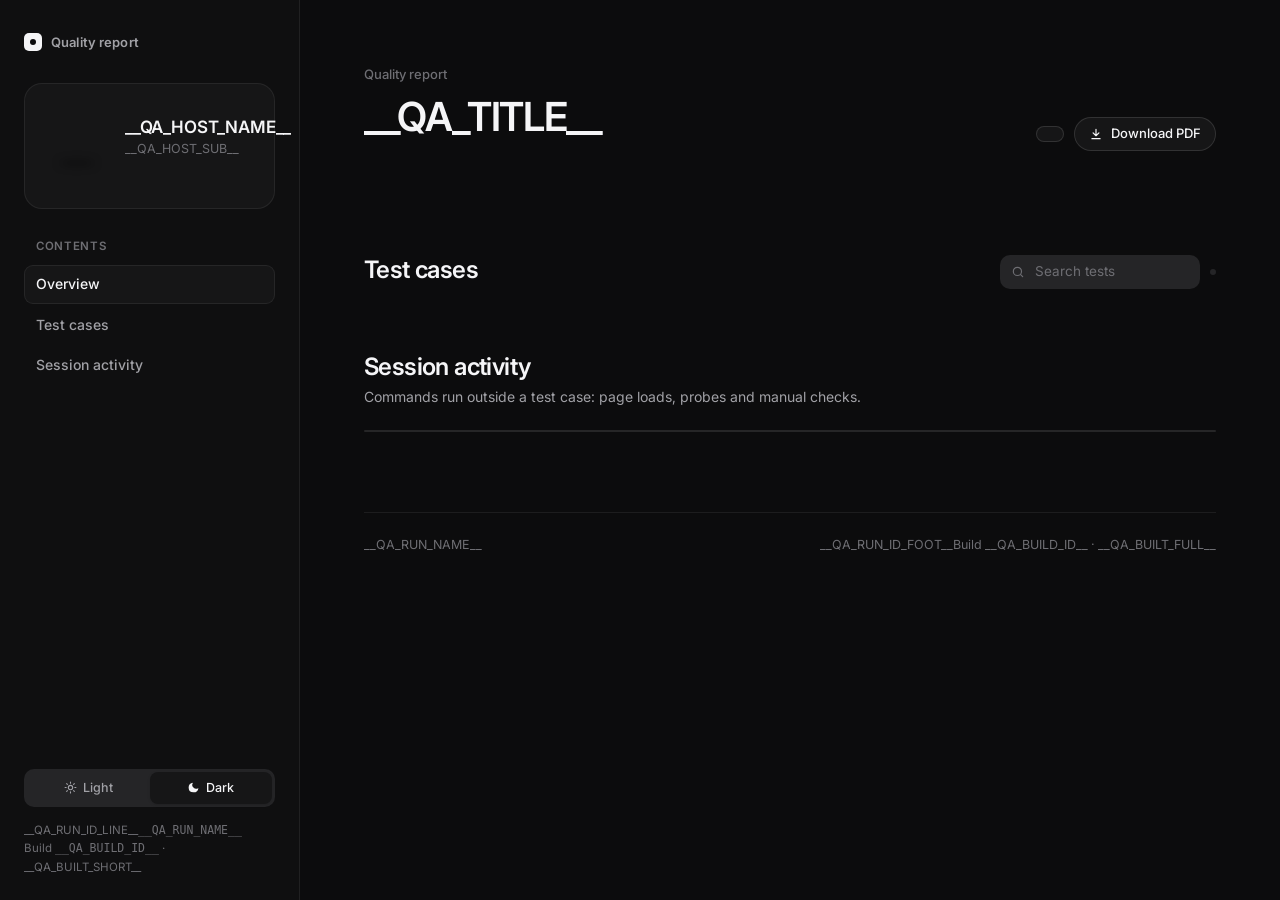
<file: qa-tester/browser/report_template.html>
<!doctype html>
<html lang="en">
<head>
<meta charset="utf-8">
<meta name="viewport" content="width=device-width,initial-scale=1">
<title>__QA_TITLE__ · Quality report</title>
<script>(function(){try{var s=localStorage.getItem('qa_report_theme')||'dark';document.documentElement.dataset.theme=s;}catch(e){document.documentElement.dataset.theme='dark';}})();</script>
<link rel="preconnect" href="https://fonts.googleapis.com"><link rel="preconnect" href="https://fonts.gstatic.com" crossorigin>
<link href="https://fonts.googleapis.com/css2?family=Inter:wght@400;500;600&display=swap" rel="stylesheet">
<style>
:root{
  --bg:#0c0c0d;--side:#0f0f10;--surface:#161617;--surface-2:#1c1c1e;--surface-3:#252527;
  --line:rgba(255,255,255,.07);--line-2:rgba(255,255,255,.12);
  --ink:#f5f5f7;--ink-2:#a1a1a6;--ink-3:#6e6e73;
  --ok:#3dd27f;--bad:#ff5f5a;--warn:#f5a623;--accent:#5aa2ff;
  --ok-s:rgba(61,210,127,.12);--bad-s:rgba(255,95,90,.12);--warn-s:rgba(245,166,35,.13);--accent-s:rgba(90,162,255,.13);
  --elev:none;
  --sans:"Inter",-apple-system,BlinkMacSystemFont,"SF Pro Text","Segoe UI",Roboto,Helvetica,Arial,sans-serif;
  --mono:ui-monospace,"SF Mono","Cascadia Mono",Menlo,Consolas,monospace;
  color-scheme:dark;
}
:root[data-theme="light"]{
  --bg:#f5f5f7;--side:#fbfbfd;--surface:#ffffff;--surface-2:#fafafb;--surface-3:#f0f0f3;
  --line:rgba(0,0,0,.07);--line-2:rgba(0,0,0,.12);
  --ink:#1d1d1f;--ink-2:#6e6e73;--ink-3:#8e8e93;
  --ok:#1e9b55;--bad:#dc3a3f;--warn:#c27a0a;--accent:#0071e3;
  --ok-s:rgba(30,155,85,.09);--bad-s:rgba(220,58,63,.08);--warn-s:rgba(194,122,10,.1);--accent-s:rgba(0,113,227,.08);
  --elev:0 1px 2px rgba(0,0,0,.03);
  color-scheme:light;
}
*{box-sizing:border-box}
svg{display:inline-block}
.si svg,.chev,.logo3d svg{display:block}
html{scroll-behavior:smooth}
body{margin:0;background:var(--bg);color:var(--ink);font:15px/1.6 var(--sans);font-feature-settings:"cv01","ss03","tnum";-webkit-font-smoothing:antialiased;text-rendering:optimizeLegibility}
a{color:var(--accent);text-decoration:none}
button{font:inherit;color:inherit;background:none;border:0;padding:0;cursor:pointer;text-align:inherit}
:focus-visible{outline:2px solid var(--accent);outline-offset:2px;border-radius:8px}
code{font-family:var(--mono);font-size:.86em;background:var(--surface-3);padding:1px 6px;border-radius:5px;color:var(--ink)}
@media (prefers-reduced-motion:reduce){html{scroll-behavior:auto}*{animation:none!important;transition:none!important}}

/* ===== layout ===== */
.side{position:fixed;inset:0 auto 0 0;width:300px;background:var(--side);border-right:1px solid var(--line);display:flex;flex-direction:column;padding:32px 24px 24px;overflow:auto;z-index:5}
.main{margin-left:300px;padding:64px 64px 140px;max-width:1260px}
.inner{max-width:900px;margin:0 auto}

/* ===== side panel ===== */
.brand{font-size:13px;font-weight:600;color:var(--ink-2);letter-spacing:.01em;display:flex;align-items:center;gap:9px}
.brand i{width:18px;height:18px;border-radius:5px;background:var(--ink);display:grid;place-items:center}
.brand i:after{content:"";width:6px;height:6px;border-radius:50%;background:var(--bg)}
.host{margin-top:30px;padding:22px 20px 20px;background:var(--surface);border:1px solid var(--line);border-radius:18px;box-shadow:var(--elev)}
.host-top{display:flex;align-items:center;gap:16px}
.logo3d{width:64px;height:64px;flex:none;display:grid;place-items:center;position:relative}
.logo3d svg{width:44px;height:44px}
.logo3d:after{content:"";position:absolute;bottom:4px;left:14px;right:14px;height:6px;border-radius:50%;background:rgba(0,0,0,.35);filter:blur(4px)}
:root[data-theme="light"] .logo3d:after{background:rgba(0,40,90,.18)}
.host-name{font-size:17px;font-weight:600;letter-spacing:-.01em;line-height:1.2}
.host-sub{font-size:12.5px;color:var(--ink-3);margin-top:2px}
.spec{margin:18px 0 0;display:grid;grid-template-columns:auto 1fr;gap:9px 14px;font-size:13px}
.spec dt{color:var(--ink-3)}
.spec dd{margin:0;text-align:right;color:var(--ink);font-weight:500;overflow:hidden;text-overflow:ellipsis;white-space:nowrap}
.spec dd a{color:var(--ink)}
.spec dd a:hover{color:var(--accent)}
.nav{margin-top:28px;display:flex;flex-direction:column;gap:2px}
.nav .lbl{font-size:11.5px;font-weight:600;color:var(--ink-3);letter-spacing:.06em;text-transform:uppercase;padding:0 12px 8px}
.nav a{padding:8px 12px;border-radius:9px;font-size:14px;color:var(--ink-2);font-weight:500;display:flex;justify-content:space-between;align-items:center;transition:background .15s,color .15s}
.nav a:hover{color:var(--ink);background:var(--surface)}
.nav a.on{color:var(--ink);background:var(--surface);box-shadow:inset 0 0 0 1px var(--line)}
.nav a span{font-size:12px;color:var(--ink-3);font-weight:500}
.side-foot{margin-top:auto;padding-top:28px}
.appear{display:flex;padding:3px;border-radius:10px;background:var(--surface-3)}
.appear button{flex:1;padding:6px 0;border-radius:8px;font-size:12.5px;font-weight:500;color:var(--ink-2);display:flex;align-items:center;justify-content:center;gap:6px;transition:all .2s}
.appear button svg{width:13px;height:13px}
:root[data-theme="dark"] .appear [data-v="dark"],:root[data-theme="light"] .appear [data-v="light"]{background:var(--surface);color:var(--ink);box-shadow:0 1px 3px rgba(0,0,0,.15)}
.build{margin-top:14px;font-size:11.5px;color:var(--ink-3);line-height:1.6}
.build span{font-family:var(--mono)}

/* ===== header ===== */
.kicker{font-size:13px;color:var(--ink-3);font-weight:500;letter-spacing:0}
.head{display:flex;justify-content:space-between;align-items:flex-end;gap:24px;flex-wrap:wrap}
.title{display:block;font-size:40px!important;font-weight:600!important;letter-spacing:-.034em;line-height:1.1!important;margin:10px 0 12px!important;color:var(--ink)}
.meta{font-size:14.5px;color:var(--ink-2)}
.meta i{font-style:normal;margin:0 8px;color:var(--ink-3)}
.verdict{display:inline-flex;align-items:center;gap:8px;padding:7px 14px 7px 12px;border-radius:999px;font-size:13px;font-weight:500;border:1px solid var(--line-2);background:var(--surface)}
.verdict b{width:8px;height:8px;border-radius:50%}

/* ===== overview ===== */
.ov{margin-top:40px;display:grid;grid-template-columns:1.5fr 1fr 1fr 1fr;gap:14px}
.card{background:var(--surface);border:1px solid var(--line);border-radius:20px;box-shadow:var(--elev)}
.donut-card{padding:24px 28px;display:flex;align-items:center;justify-content:center;gap:28px}
.dleg{flex:1;max-width:190px}
.donut{width:132px;height:132px;position:relative;flex:none}
.donut svg{width:100%;height:100%;transform:rotate(-90deg);animation:dIn .9s cubic-bezier(.2,.8,.2,1)}
@keyframes dIn{from{opacity:0;transform:rotate(-140deg)}to{opacity:1;transform:rotate(-90deg)}}
.donut circle{fill:none;stroke-width:12}
.donut .c{position:absolute;inset:0;display:grid;place-items:center;text-align:center}
.donut .c b{display:block;font-size:30px;font-weight:600;letter-spacing:-.04em;line-height:1}
.donut .c span{display:block;font-size:11.5px;color:var(--ink-3);margin-top:4px}
.dleg{display:flex;flex-direction:column;gap:9px;font-size:13px;color:var(--ink-2);min-width:0}
.dleg div{display:flex;align-items:center;gap:9px;white-space:nowrap}
.dleg i{width:8px;height:8px;border-radius:2.5px;flex:none}
.dleg b{margin-left:auto;padding-left:12px;color:var(--ink);font-weight:500}
.dleg .tot{padding-top:9px;border-top:1px solid var(--line);color:var(--ink-3)}
.stat{padding:22px 22px 20px;display:flex;flex-direction:column;cursor:pointer;min-height:220px;transition:border-color .2s,background .2s;position:relative}
.stat:hover{border-color:var(--line-2);background:var(--surface-2)}
.stat.sel{border-color:var(--c)}
.stat .top{display:flex;align-items:center;gap:9px;font-size:13.5px;font-weight:500;color:var(--ink-2)}
.stat .num{font-size:44px;font-weight:600;letter-spacing:-.045em;line-height:1;margin:26px 0 8px}
.stat .pc{font-size:13px;color:var(--ink-3);white-space:nowrap}
.stat .meter{margin-top:auto;height:3px;border-radius:9px;background:var(--surface-3);overflow:hidden}
.stat .meter i{display:block;height:100%;border-radius:9px;background:var(--c);transform-origin:left;animation:grow 1s cubic-bezier(.2,.8,.2,1) .2s both}
@keyframes grow{from{transform:scaleX(0)}}
.stat .foot{margin-top:14px;font-size:12.5px;color:var(--ink-2);display:flex;justify-content:space-between;align-items:center;white-space:nowrap}
.stat .foot svg{width:13px;height:13px;color:var(--ink-3);transition:transform .2s}
.stat:hover .foot svg{transform:translateX(2px);color:var(--ink)}
.stat .foot span:last-child{color:var(--ink-3)}

/* status icon */
.si{width:20px;height:20px;border-radius:50%;display:grid;place-items:center;flex:none}
.si svg{width:11px;height:11px}
.si.ok{background:var(--ok-s);color:var(--ok)}.si.bad{background:var(--bad-s);color:var(--bad)}.si.mid{background:var(--warn-s);color:var(--warn)}.si.nt{background:var(--surface-3);color:var(--ink-3)}
.si.sm{width:16px;height:16px}.si.sm svg{width:9px;height:9px}

/* ===== sections ===== */
section{margin-top:64px;scroll-margin-top:32px}
.sh{display:flex;justify-content:space-between;align-items:flex-end;gap:20px;flex-wrap:wrap;margin-bottom:22px}
.sh .h2{display:block;margin:0;font-size:24px;font-weight:600;letter-spacing:-.025em;line-height:1.2}
.sh p{margin:4px 0 0;font-size:14px;color:var(--ink-2)}
.ctrl{display:flex;gap:10px;align-items:center;flex-wrap:wrap}
.seg{display:flex;padding:3px;border-radius:10px;background:var(--surface-3)}
.seg button{padding:6px 12px;border-radius:8px;font-size:13px;font-weight:500;color:var(--ink-2);display:inline-flex;gap:7px;align-items:center;transition:all .15s;white-space:nowrap}
.seg button:hover{color:var(--ink)}
.seg button.on{background:var(--surface);color:var(--ink);box-shadow:0 1px 3px rgba(0,0,0,.14)}
.seg button em{font-style:normal;color:var(--ink-3);font-size:12px}
.search{display:flex;align-items:center;gap:8px;height:34px;padding:0 11px;border-radius:10px;background:var(--surface-3);width:200px}
.search:focus-within{box-shadow:0 0 0 2px var(--accent)}
.search svg{width:14px;height:14px;color:var(--ink-3);flex:none}
.search input{flex:1;border:0;background:none;color:var(--ink);font:inherit;font-size:13.5px;outline:0;min-width:0}
.search input::placeholder{color:var(--ink-3)}

/* suite */
.suite{margin-top:30px}
.suite:first-child{margin-top:0}
.suite-h{display:flex;align-items:center;gap:12px;padding:0 4px 12px}
.suite-h .no{font-family:var(--mono);font-size:11.5px;color:var(--ink-3);border:1px solid var(--line-2);border-radius:6px;padding:1px 6px}
.suite-h .nm{font-size:15px;font-weight:600;letter-spacing:-.01em}
.suite-h .rt{margin-left:auto;font-size:13px;color:var(--ink-3);display:flex;align-items:center;gap:12px}
.suite-h .bar{width:96px;height:4px;border-radius:9px;background:var(--surface-3);display:flex;gap:1.5px;overflow:hidden}
.list{background:var(--surface);border:1px solid var(--line);border-radius:18px;overflow:hidden;box-shadow:var(--elev)}

/* case row */
.case{position:relative}
.case+.case{border-top:1px solid var(--line)}
.c-head{width:100%;display:grid;grid-template-columns:20px 40px minmax(0,1fr) auto 14px;gap:14px;align-items:center;padding:16px 20px;transition:background .15s}
.c-head:hover{background:var(--surface-2)}
.c-id{font-family:var(--mono);font-size:12.5px;color:var(--ink-3)}
.c-t{min-width:0}
.c-t .t{font-weight:500;overflow:hidden;text-overflow:ellipsis;white-space:nowrap;letter-spacing:-.005em}
.c-t .t code{background:none;padding:0;font:inherit}
.c-t .s{font-size:12.5px;color:var(--ink-3);margin-top:1px}
.att-dots{display:flex;gap:5px;align-items:center;justify-content:flex-end}
.c-end{display:flex;align-items:center;gap:14px}
.c-st{font-size:13px;font-weight:500;min-width:58px;text-align:right}
.c-st.ok{color:var(--ok)}.c-st.bad{color:var(--bad)}.c-st.mid{color:var(--warn)}.c-st.nt{color:var(--ink-3)}
.att-dots i{width:7px;height:7px;border-radius:50%}
.att-dots i:not(:last-child){opacity:.35}
.chev{width:14px;height:14px;color:var(--ink-3);transition:transform .25s cubic-bezier(.2,.8,.2,1)}
.case.open .chev{transform:rotate(90deg)}
.c-panel{display:grid;grid-template-rows:0fr;transition:grid-template-rows .32s cubic-bezier(.2,.8,.2,1)}
.case.open .c-panel{grid-template-rows:1fr}
.c-inner{overflow:hidden;min-height:0}
.c-box{margin:0 20px 20px 74px;border-top:1px solid var(--line);padding-top:16px}
.c-bar{display:flex;justify-content:space-between;align-items:center;gap:12px;flex-wrap:wrap;margin-bottom:14px}
.attsel{display:flex;gap:6px;align-items:center;font-size:12.5px;color:var(--ink-3)}
.attsel button{display:inline-flex;align-items:center;gap:6px;padding:4px 10px;border-radius:999px;border:1px solid var(--line);font-size:12.5px;color:var(--ink-2);font-weight:500}
.attsel button i{width:6px;height:6px;border-radius:50%}
.attsel button.on{border-color:var(--line-2);background:var(--surface-3);color:var(--ink)}
.tabs{display:flex;gap:18px;border-bottom:1px solid var(--line);margin-bottom:6px}
.tabs button{padding:8px 0 10px;font-size:13.5px;font-weight:500;color:var(--ink-3);position:relative;display:flex;gap:6px;align-items:center}
.tabs button em{font-style:normal;font-size:11.5px;padding:0 6px;border-radius:99px;background:var(--surface-3);color:var(--ink-2)}
.tabs button em.bad{background:var(--bad-s);color:var(--bad)}
.tabs button.on{color:var(--ink)}
.tabs button.on:after{content:"";position:absolute;left:0;right:0;bottom:-1px;height:2px;border-radius:2px;background:var(--ink)}

/* steps */
.step{display:grid;grid-template-columns:16px 1fr auto;gap:12px;padding:10px 0;align-items:start;font-size:14px}
.step+.step{border-top:1px solid var(--line)}
.step .si{margin-top:3px}
.step .x{min-width:0;word-break:break-word;line-height:1.5}
.step .d{font-size:12px;color:var(--ink-3);font-variant-numeric:tabular-nums;padding-top:2px;white-space:nowrap}
.step .d.slow{color:var(--warn)}
.step .m{font-size:13px;color:var(--ink-3);margin-top:3px;line-height:1.5}
.step .m.bad{color:var(--ink-2)}
.step .m .k{color:var(--ink-3)}
.step .m .saw{color:var(--bad)}
.shots{display:flex;gap:8px;flex-wrap:wrap;margin-top:10px}
.shots img{height:96px;border-radius:10px;border:1px solid var(--line);cursor:zoom-in;background:var(--surface-3);transition:transform .2s}
.final-shot{margin-top:16px;padding-top:14px;border-top:1px solid var(--line)}
.final-lbl{font-size:10.5px;letter-spacing:.07em;text-transform:uppercase;color:var(--ink-3);margin-bottom:8px}
.final-shot .shots img{height:160px}
.shots img:hover{transform:scale(1.02)}

/* network */
.n-sum{display:flex;gap:18px;flex-wrap:wrap;align-items:center;font-size:13px;color:var(--ink-2);padding:8px 0 12px}
.n-sum span{display:inline-flex;align-items:center;gap:7px}
.n-sum span i{width:7px;height:7px;border-radius:50%}
.n-sum b{color:var(--ink);font-weight:500}
.n-sum label{margin-left:auto;display:inline-flex;gap:8px;align-items:center;cursor:pointer;color:var(--ink-3);user-select:none}
.tog{width:30px;height:18px;border-radius:99px;background:var(--surface-3);position:relative;transition:background .2s;flex:none}
.tog:after{content:"";position:absolute;top:2px;left:2px;width:14px;height:14px;border-radius:50%;background:#fff;box-shadow:0 1px 2px rgba(0,0,0,.25);transition:transform .2s}
.tog.on{background:var(--ok)}.tog.on:after{transform:translateX(12px)}
.ntbl{width:100%;border-collapse:collapse;font-size:12.5px}
.ntbl th{text-align:left;font-weight:500;color:var(--ink-3);font-size:11.5px;padding:8px 10px 8px 0;border-bottom:1px solid var(--line)}
.ntbl td{padding:9px 10px 9px 0;border-top:1px solid var(--line);vertical-align:top}
.ntbl tr:nth-child(2) td{border-top:0}
.ntbl .u{font-family:var(--mono);font-size:12px;word-break:break-all;color:var(--ink)}
.ntbl .u small{display:block;color:var(--bad);font-family:var(--sans);font-size:11.5px;margin-top:2px}
.ntbl .r{text-align:right;color:var(--ink-3);white-space:nowrap;font-variant-numeric:tabular-nums}
.ntbl .ty{color:var(--ink-3);white-space:nowrap}
.code{display:inline-block;min-width:44px;text-align:center;font-family:var(--mono);font-size:11.5px;font-weight:500;padding:1px 7px;border-radius:6px}
.code.ok{background:var(--ok-s);color:var(--ok)}.code.bad{background:var(--bad-s);color:var(--bad)}.code.mid{background:var(--warn-s);color:var(--warn)}.code.nt{background:var(--surface-3);color:var(--ink-2)}
.none{padding:22px 0 8px;font-size:13.5px;color:var(--ink-3)}
.empty{padding:44px;text-align:center;color:var(--ink-3);font-size:14px}

.lb{position:fixed;inset:0;z-index:100;background:rgba(0,0,0,.84);display:none;align-items:center;justify-content:center;padding:40px;cursor:zoom-out}
.lb.on{display:flex}.lb img{max-width:100%;max-height:100%;border-radius:12px}
.foot{margin-top:80px;padding-top:22px;border-top:1px solid var(--line);font-size:12.5px;color:var(--ink-3);display:flex;justify-content:space-between;gap:10px;flex-wrap:wrap}

@media (max-width:1240px){.ov{grid-template-columns:1fr 1fr 1fr}.donut-card{grid-column:1/-1;justify-content:center}}
@media (max-width:960px){
  .side{position:static;width:auto;border-right:0;border-bottom:1px solid var(--line);padding:24px}
  .nav{display:none}.side-foot{padding-top:18px}
  .main{margin-left:0;padding:40px 22px 100px}
}
@media (max-width:640px){
  h1{font-size:30px}.ov{grid-template-columns:1fr}.donut-card{flex-direction:column}
  .c-head{grid-template-columns:20px 34px minmax(0,1fr) 14px}.att-dots{display:none}
  .c-box{margin-left:20px}.search{width:100%}
  .ntbl .ty,.ntbl th.ty{display:none}
}


/* ---- interaction layer ---- */
.pdf{display:inline-flex;align-items:center;gap:8px;height:34px;padding:0 14px;border-radius:999px;border:1px solid var(--line-2);background:var(--surface);font-size:13px;font-weight:500;color:var(--ink);transition:background .2s,border-color .2s,transform .15s}
.pdf:hover{background:var(--surface-2);border-color:var(--ink-3)}
.pdf:active{transform:scale(.97)}
.pdf svg{width:14px;height:14px;transition:transform .25s cubic-bezier(.2,.8,.2,1)}
.pdf:hover svg{transform:translateY(1.5px)}
.head-r{display:flex;align-items:center;gap:10px}
.verdict.live b{position:relative}
.verdict.live b:after{content:"";position:absolute;inset:-4px;border-radius:50%;border:1.5px solid currentColor;color:var(--c);opacity:0;animation:ping 2.6s cubic-bezier(.2,.6,.3,1) 1s 3}
@keyframes ping{0%{transform:scale(.5);opacity:.7}80%,100%{transform:scale(1.9);opacity:0}}
.donut circle[data-k]{transition:opacity .25s,stroke-width .25s}
.donut-card.f circle[data-k]{opacity:.18}
.donut-card.f circle[data-k].on{opacity:1;stroke-width:14}
.donut .c b,.donut .c span{transition:color .2s}
.dleg div[data-k]{cursor:default;transition:opacity .2s}
.donut-card.f .dleg div[data-k]{opacity:.4}
.donut-card.f .dleg div[data-k].on{opacity:1}
.stat{transition:border-color .2s,background .2s,transform .25s cubic-bezier(.2,.8,.2,1)}
.stat:hover{transform:translateY(-2px)}
.stat:active{transform:translateY(0) scale(.99)}
.c-head .chev{transition:transform .25s cubic-bezier(.2,.8,.2,1),color .2s}
.c-head:hover .chev{color:var(--ink);transform:translateX(2px)}
.case.open .c-head:hover .chev{transform:rotate(90deg)}
.c-head .si{transition:transform .25s cubic-bezier(.2,.8,.2,1)}
.c-head:hover .si{transform:scale(1.08)}
.c-box{animation:fadeUp .35s cubic-bezier(.2,.8,.2,1) both}
.tabpane{animation:fade .25s ease both}
@keyframes fadeUp{from{opacity:0;transform:translateY(-4px)}}
@keyframes fade{from{opacity:0}}
.tabs{position:relative}
.tabs button.on:after{display:none}
.tabs .ink{position:absolute;bottom:-1px;height:2px;border-radius:2px;background:var(--ink);transition:left .3s cubic-bezier(.2,.8,.2,1),width .3s cubic-bezier(.2,.8,.2,1)}
.rv{opacity:0;transform:translateY(6px);transition:opacity .5s ease,transform .5s cubic-bezier(.2,.8,.2,1)}
.rv.in{opacity:1;transform:none}
#suites.swap{animation:fade .25s ease}
.ntbl tbody tr,.ntbl tr{transition:background .15s}
.ntbl tr:hover td{background:var(--surface-2)}
.ntbl .u{cursor:copy}
.toast{position:fixed;left:50%;bottom:28px;transform:translate(-50%,12px);opacity:0;pointer-events:none;z-index:200;padding:9px 16px;border-radius:999px;background:var(--ink);color:var(--bg);font-size:13px;font-weight:500;transition:opacity .25s,transform .3s cubic-bezier(.2,.8,.2,1)}
.toast.on{opacity:1;transform:translate(-50%,0)}
.host{transition:border-color .3s}
.host:hover{border-color:var(--line-2)}
.appear button{transition:background .25s,color .25s,box-shadow .25s}
html.theming,html.theming *{transition:background-color .35s ease,border-color .35s ease,color .25s ease!important}
.print-only{display:none}
@media (prefers-reduced-motion:reduce){.rv{opacity:1;transform:none}}

@page{size:A4;margin:14mm 12mm}
@media print{
  body{background:#fff!important;font-size:12px}
  .side{position:static!important;width:auto!important;border:0!important;padding:0 0 16px!important;background:none!important}
  .side .nav,.side .side-foot,.brand,.pdf,.ctrl,#session,.chev,.attsel,.n-sum label{display:none!important}
  .host{display:flex;align-items:center;gap:28px;padding:16px 22px!important;border-radius:12px!important}
  .host-top{flex:none;gap:14px!important}
  .logo3d{width:40px!important;height:40px!important}
  .logo3d svg{width:30px!important;height:30px!important;transform:none!important}
  .logo3d:after{display:none}
  .host-name{font-size:14px!important}
  .host-sub{display:none!important}
  .host .spec{margin:0!important;flex:none;display:grid!important;grid-template-columns:none!important;
    grid-auto-flow:column;grid-auto-columns:max-content;grid-template-rows:auto auto;column-gap:28px;row-gap:3px;justify-content:start}
  .host .spec dt{font-size:9px!important;letter-spacing:.07em;text-transform:uppercase;color:#8a8a8a!important;white-space:nowrap}
  .host .spec dd{font-size:13.5px!important;font-weight:600;color:#111!important;white-space:nowrap;max-width:200px;
    overflow:hidden;text-overflow:ellipsis}
  .host .spec dd a{color:#111!important}
  .main{margin:0!important;padding:0!important;max-width:none!important}
  .card,.list,.host{box-shadow:none!important;border-color:#ddd!important}
  .ov{grid-template-columns:1.5fr 1fr 1fr 1fr!important}
  .stat{min-height:0!important}
  section{margin-top:28px!important}
  .case{break-inside:avoid}
  .c-panel{grid-template-rows:1fr!important}
  .c-box{animation:none!important}
  .rv{opacity:1!important;transform:none!important}
  .tabs .ink{display:none}
  .shots img{height:70px}
  .print-only{display:block}
  *{animation:none!important;transition:none!important}
}
</style>
</head>
<body>

<aside class="side">
  <div class="brand"><i></i>Quality report</div>

  <div class="host">
    <div class="host-top">
      <div class="logo3d" id="hostLogo"></div>
      <div><div class="host-name">__QA_HOST_NAME__</div><div class="host-sub">__QA_HOST_SUB__</div></div>
    </div>
    <dl class="spec" id="spec"></dl>
  </div>

  <nav class="nav" aria-label="Sections">
    <div class="lbl">Contents</div>
    <a href="#overview" class="on">Overview</a>
    <a href="#tests">Test cases <span id="navCases"></span></a>
    <a href="#session">Session activity <span id="navCmds"></span></a>
  </nav>

  <div class="side-foot">
    <div class="appear" role="group" aria-label="Appearance">
      <button data-act="theme" data-v="light"><svg viewBox="0 0 24 24" fill="none" stroke="currentColor" stroke-width="2" stroke-linecap="round"><circle cx="12" cy="12" r="4"/><path d="M12 2v2M12 20v2M4.9 4.9l1.4 1.4M17.7 17.7l1.4 1.4M2 12h2M20 12h2M4.9 19.1l1.4-1.4M17.7 6.3l1.4-1.4"/></svg>Light</button>
      <button data-act="theme" data-v="dark"><svg viewBox="0 0 24 24" fill="currentColor"><path d="M21 12.79A9 9 0 1 1 11.21 3 7 7 0 0 0 21 12.79z"/></svg>Dark</button>
    </div>
    <div class="build">__QA_RUN_ID_LINE__<span>__QA_RUN_NAME__</span><br>Build <span>__QA_BUILD_ID__</span> &middot; __QA_BUILT_SHORT__</div>
  </div>
</aside>

<main class="main"><div class="inner">
  <section id="overview" style="margin-top:0">
    <div class="head">
      <div>
        <div class="kicker">Quality report</div>
        <div class="title" role="heading" aria-level="1">__QA_TITLE__</div>
        <div class="meta" id="meta"></div>
      </div>
      <div class="head-r"><div class="verdict" id="verdict"></div><a class="pdf" href="report.pdf" download title="Download the standalone PDF report (generated alongside this page, not a print of it)"><svg viewBox="0 0 24 24" fill="none" stroke="currentColor" stroke-width="2" stroke-linecap="round" stroke-linejoin="round"><path d="M12 4v11M7 10l5 5 5-5M5 20h14"/></svg>Download PDF</a></div>
    </div>
    <div class="ov" id="ov"></div>
  </section>

  <section id="tests">
    <div class="sh">
      <div><div class="h2" role="heading" aria-level="2">Test cases</div><p id="testsSub"></p></div>
      <div class="ctrl">
        <label class="search"><svg viewBox="0 0 24 24" fill="none" stroke="currentColor" stroke-width="2" stroke-linecap="round"><circle cx="11" cy="11" r="7"/><path d="m20 20-3.5-3.5"/></svg><input id="q" type="search" placeholder="Search tests" autocomplete="off"></label>
        <div class="seg" id="filters"></div>
      </div>
    </div>
    <div id="suites"></div>
  </section>

  <section id="session">
    <div class="sh"><div><div class="h2" role="heading" aria-level="2">Session activity</div><p>Commands run outside a test case: page loads, probes and manual checks.</p></div></div>
    <div class="list" id="cmds"></div>
  </section>

  <footer class="foot"><span>__QA_RUN_NAME__</span><span>__QA_RUN_ID_FOOT__Build __QA_BUILD_ID__ &middot; __QA_BUILT_FULL__</span></footer>
</div></main>

<div class="toast" id="toast" role="status" aria-live="polite"></div>
<div class="lb" id="lb" data-act="lbclose"><img alt=""></div>

<script>
const EVENTS = __QA_EVENTS_JSON__;
const META = __QA_META_JSON__;
</script>
<script>
const BADGE={"Verified":"ok","Issue found":"bad","Could not verify":"mid","Not tested":"nt"};
const LABEL={ok:'Passed',bad:'Failed',mid:'Warning',nt:'Not run'};
const COL={ok:'var(--ok)',bad:'var(--bad)',mid:'var(--warn)',nt:'var(--ink-3)'};
const esc=s=>String(s??'').replace(/[&<>"]/g,c=>({'&':'&amp;','<':'&lt;','>':'&gt;','"':'&quot;'}[c]));
const $=id=>document.getElementById(id);
const pct=(a,b)=>b?Math.round(a/b*100):0;
const fmtMs=ms=>ms==null?'':ms<1000?ms+' ms':(ms/1000).toFixed(1)+' s';
const fmtDur=s=>{s=Math.round(s);const m=Math.floor(s/60),r=s%60;return m?`${m}m ${String(r).padStart(2,'0')}s`:`${r}s`;};
const parseTs=t=>{const [d,h]=t.split(' ');return new Date(d+'T'+h).getTime();};
const hhmm=t=>t.split(' ')[1].slice(0,5);
const code=s=>esc(s).replace(/&quot;([^&]*?)&quot;/g,(m,g)=>`<code>${g}</code>`);
const nice=s=>esc(String(s).replace(/"([^"]*)"/g,'“$1”').replace(/'/g,'’'));
const st=e=>BADGE[e.result]||'nt';
const ICON={
  ok:'<svg viewBox="0 0 12 12" fill="none" stroke="currentColor" stroke-width="2" stroke-linecap="round" stroke-linejoin="round"><path d="M2.5 6.2 5 8.5l4.5-5"/></svg>',
  bad:'<svg viewBox="0 0 12 12" fill="none" stroke="currentColor" stroke-width="2" stroke-linecap="round"><path d="M3.5 3.5l5 5M8.5 3.5l-5 5"/></svg>',
  mid:'<svg viewBox="0 0 12 12" fill="none" stroke="currentColor" stroke-width="2" stroke-linecap="round"><path d="M6 3v3.6M6 9h.01"/></svg>',
  nt:'<svg viewBox="0 0 12 12" fill="none" stroke="currentColor" stroke-width="2" stroke-linecap="round"><path d="M3.5 6h5"/></svg>'};
const si=(k,sm)=>`<span class="si ${k}${sm?' sm':''}" title="${LABEL[k]}">${ICON[k]}</span>`;
const CHEV='<svg class="chev" viewBox="0 0 24 24" fill="none" stroke="currentColor" stroke-width="2.2" stroke-linecap="round" stroke-linejoin="round"><path d="m9 6 6 6-6 6"/></svg>';
const suiteName=t=>{const n=t.replace(/^\d+-/,'').replace(/-/g,' ');return n.charAt(0).toUpperCase()+n.slice(1);};
const suiteNo=t=>(/^(\d+)-/.exec(t)||[])[1]||'';

/* ---------- derive ---------- */
const total=EVENTS.length;
const cnt={ok:0,bad:0,mid:0,nt:0};for(const e of EVENTS)cnt[st(e)]++;
const runSecs=(parseTs(META.finished)-parseTs(META.started))/1000;

const CASES=[];
{const pending={},idx={};
 for(const e of EVENTS){
  if(e.kind==='step'&&e.case_id){const k=e.task+'|'+e.case_id;(pending[k]=pending[k]||[]).push(e);}
  else if(e.kind==='case'){const k=e.task+'|'+e.case_id;const run={steps:pending[k]||[],result:e.result,msg:e.msg,seq:e.seq,ts:e.ts,shots:Array.isArray(e.screenshot)?e.screenshot:(e.screenshot?[e.screenshot]:[])};delete pending[k];
    if(idx[k]==null){idx[k]=CASES.length;CASES.push({key:k,task:e.task,id:e.case_id,title:e.text,runs:[]});}
    const c=CASES[idx[k]];c.runs.push(run);c.title=e.text;}}
 for(const k in pending){const steps=pending[k];const [t,id]=k.split('|');
   const r=steps.some(s=>s.result==='Issue found')?'Issue found':steps.some(s=>s.result==='Could not verify')?'Could not verify':'Verified';
   if(idx[k]==null){idx[k]=CASES.length;CASES.push({key:k,task:t,id,title:steps[0].text,runs:[]});}
   CASES[idx[k]].runs.push({steps,result:r,msg:'',seq:steps[steps.length-1].seq,ts:steps[0].ts,shots:[]});}
}
CASES.forEach((c,i)=>{c.idx=i;c.last=c.runs[c.runs.length-1];c.k=BADGE[c.last.result]||'nt';});
const CMDS=EVENTS.filter(e=>e.kind==='command'||(e.kind==='step'&&!e.case_id)).map((e,i)=>({idx:CASES.length+i,isCmd:true,id:'#'+e.seq,title:e.text,task:'',runs:[{steps:[e],result:e.result,msg:e.msg,seq:e.seq,ts:e.ts}],last:null,k:st(e)}));
CMDS.forEach(c=>c.last=c.runs[0]);
const ALL=[...CASES,...CMDS];
const caseCnt={ok:0,bad:0,mid:0,nt:0};for(const c of CASES)caseCnt[c.k]++;
const allNet=[];for(const e of EVENTS)for(const r of(e.net||[]))allNet.push(r);
const netK=r=>r.f==='net::ERR_ABORTED'?'mid':(r.f||(r.s&&r.s>=400)||r.s===0)?'bad':(r.s>=300?'nt':'ok');

/* ---------- side panel ---------- */
const WIN=`<svg viewBox="0 0 48 48" aria-label="Windows"><defs><linearGradient id="wg" x1="0" y1="0" x2="1" y2="1"><stop offset="0" stop-color="#5fc8ff"/><stop offset=".55" stop-color="#1b8cf0"/><stop offset="1" stop-color="#0a5fd1"/></linearGradient><linearGradient id="wh" x1="0" y1="0" x2="0" y2="1"><stop offset="0" stop-color="#fff" stop-opacity=".45"/><stop offset=".45" stop-color="#fff" stop-opacity="0"/></linearGradient></defs>
 <g><rect x="2" y="2" width="21" height="21" rx="2" fill="url(#wg)"/><rect x="25" y="2" width="21" height="21" rx="2" fill="url(#wg)"/><rect x="2" y="25" width="21" height="21" rx="2" fill="url(#wg)"/><rect x="25" y="25" width="21" height="21" rx="2" fill="url(#wg)"/>
 <rect x="2" y="2" width="21" height="21" rx="2" fill="url(#wh)"/><rect x="25" y="2" width="21" height="21" rx="2" fill="url(#wh)"/><rect x="2" y="25" width="21" height="21" rx="2" fill="url(#wh)" opacity=".6"/><rect x="25" y="25" width="21" height="21" rx="2" fill="url(#wh)" opacity=".6"/></g></svg>`;
const MAC=`<svg viewBox="0 0 48 48" aria-label="macOS"><path fill="#9a9a9a" d="M31.3 6.2c.3 2.1-.5 4.1-1.8 5.6-1.3 1.5-3.4 2.7-5.5 2.5-.3-2 .6-4.2 1.8-5.6 1.3-1.5 3.5-2.6 5.5-2.5z"/>
 <path fill="currentColor" style="color:var(--ink)" d="M39.4 33.9c-.9 2-1.3 2.9-2.5 4.7-1.6 2.5-3.9 5.6-6.7 5.6-2.5 0-3.1-1.6-6.5-1.6s-4.1 1.6-6.5 1.6c-2.8 0-5-2.8-6.6-5.3C6.3 32.6 5.3 24.3 8 18.5c1.9-4.1 5.2-6.6 8.4-6.6 2.6 0 4.7 1.7 6.4 1.7 1.6 0 4-1.9 7.2-1.9 1.3 0 5.1.1 7.5 3.7-.2.1-4.5 2.6-4.4 7.7.1 6.1 5.3 8.2 5.4 8.3-.1.3-.8 2.9-2.1 5.5z"/></svg>`;
const TUX=`<svg viewBox="0 0 48 48" aria-label="Linux"><ellipse cx="24" cy="35" rx="13" ry="7" fill="#1a1a1a" opacity=".12"/>
 <path fill="#1a1a1a" style="color:var(--ink)" fill="currentColor" d="M24 4c-5 0-8 4.5-8 10 0 2.8.6 4.4-1 7-1.8 3-4 5.6-4 9.5 0 5.3 5.8 9.5 13 9.5s13-4.2 13-9.5c0-3.9-2.2-6.5-4-9.5-1.6-2.6-1-4.2-1-7 0-5.5-3-10-8-10z"/>
 <circle cx="19.5" cy="19" r="2.6" fill="#fff"/><circle cx="28.5" cy="19" r="2.6" fill="#fff"/>
 <circle cx="19.8" cy="19.6" r="1.1" fill="#1a1a1a"/><circle cx="28.2" cy="19.6" r="1.1" fill="#1a1a1a"/>
 <path fill="#e8a33d" d="M20 25.5c0 1.8 1.8 3.2 4 3.2s4-1.4 4-3.2z"/></svg>`;
const GENERIC=`<svg viewBox="0 0 48 48" fill="none" stroke="var(--ink-2)" stroke-width="2.4" stroke-linecap="round"><rect x="5" y="8" width="38" height="26" rx="4"/><path d="M17 41h14M24 34v7"/></svg>`;
const OS_ICON={windows:WIN,mac:MAC,linux:TUX};
$('hostLogo').innerHTML=OS_ICON[META.os]||(/windows/i.test(META.host)?WIN:GENERIC);
const siteShort=META.site.replace(/^https?:\/\//,'').replace(/\/$/,'');
$('spec').innerHTML=[
 ['Site',`<a href="${esc(META.site)}" target="_blank" rel="noopener" title="${esc(META.site)}">${esc(siteShort)}</a>`],
 ['Started',esc(hhmm(META.started))],['Finished',esc(hhmm(META.finished))],['Duration',fmtDur(runSecs)],
 ['Requests',`${allNet.length}`]].map(([a,b])=>`<dt>${a}</dt><dd>${b}</dd>`).join('');
$('navCases').textContent=CASES.length;$('navCmds').textContent=CMDS.length;

/* ---------- header ---------- */
const d=new Date(parseTs(META.started));
$('meta').innerHTML=`${d.toLocaleDateString('en-GB',{day:'numeric',month:'long',year:'numeric'})}<i>·</i>${hhmm(META.started)} - ${hhmm(META.finished)}<i>·</i>${CASES.length} test cases<i>·</i>${total} checks`;
const vk=caseCnt.bad?'bad':caseCnt.mid?'mid':'ok';
if(vk!=='ok'){$('verdict').classList.add('live');$('verdict').style.setProperty('--c',COL[vk]);}
$('verdict').innerHTML=`<b style="background:${COL[vk]}"></b>${vk==='bad'?`${caseCnt.bad} of ${CASES.length} tests failing`:vk==='mid'?'Passed with warnings':'All tests passed'}`;

/* ---------- overview ---------- */
{const R=54,C=2*Math.PI*R,G=cnt.bad||cnt.mid?3:0;let off=0,arcs='';
 for(const k of ['ok','bad','mid']){if(!cnt[k])continue;const L=C*cnt[k]/total;arcs+=`<circle data-k="${k}" cx="66" cy="66" r="${R}" stroke="${COL[k]}" stroke-dasharray="${Math.max(.5,L-G)} ${C}" stroke-dashoffset="${-off}"/>`;off+=L;}
 const donut=`<div class="card donut-card"><div class="donut"><svg viewBox="0 0 132 132"><circle cx="66" cy="66" r="${R}" stroke="var(--surface-3)"/>${arcs}</svg><div class="c"><div><b id="dVal" data-count="${pct(cnt.ok,total)}" data-suffix="%">${pct(cnt.ok,total)}%</b><span id="dLbl">pass rate</span></div></div></div>
  <div class="dleg">${['ok','bad','mid'].map(k=>`<div data-k="${k}"><i style="background:${COL[k]}"></i>${LABEL[k]}<b>${pct(cnt[k],total)}%</b></div>`).join('')}<div class="tot">${total} checks<b>${fmtDur(runSecs)}</b></div></div></div>`;
 const box=(k,label,note)=>`<div class="card stat" data-act="filter" data-k="${k}" data-v="${k}" role="button" tabindex="0" style="--c:${COL[k]}"><div class="top">${si(k)}${label}</div><div class="num" data-count="${cnt[k]}">${cnt[k]}</div><div class="pc">${pct(cnt[k],total)}% of checks</div><div class="meter"><i style="width:${Math.max(cnt[k]?2:0,pct(cnt[k],total))}%"></i></div><div class="foot"><span>${caseCnt[k]} test case${caseCnt[k]===1?'':'s'}</span><svg viewBox="0 0 24 24" fill="none" stroke="currentColor" stroke-width="2" stroke-linecap="round" stroke-linejoin="round"><path d="M5 12h14M13 6l6 6-6 6"/></svg></div></div>`;
 $('ov').innerHTML=donut+box('ok','Success')+box('bad','Failed')+box('mid','Warnings');}

/* ---------- test cases ---------- */
let filt=null,query='';const open=new Set(),att={},tab={},failOnly={};
function runNet(run){const out=[];for(const s of run.steps)for(const r of(s.net||[]))out.push({...r,step:s.seq});return out;}
function caseMatches(c){if(filt&&c.k!==filt)return false;if(!query)return true;const q=query.toLowerCase();
 return [c.id,c.title,c.task,...c.runs.flatMap(r=>r.steps.map(s=>s.text+' '+s.msg))].join(' ').toLowerCase().includes(q);}
function rowHtml(c){const n=c.runs.length,last=c.last;const m=/(\d+)\/(\d+)/.exec(last.msg||'');
 const sub=c.isCmd?`${hhmm(last.ts)}${last.steps[0].net&&last.steps[0].net.length?` · ${last.steps[0].net.length} requests`:''}${last.msg?` · ${esc(last.msg.length>70?last.msg.slice(0,70)+'…':last.msg)}`:''}`
  :`${m?`${m[1]} of ${m[2]} steps passed`:`${last.steps.length} steps`}${n>1?` · ${n} attempts`:''}`;
 return `<div class="case${open.has(c.idx)?' open':''}" id="case-${c.idx}">
  <button class="c-head" data-act="toggle" data-i="${c.idx}" aria-expanded="${open.has(c.idx)}">${si(c.k)}<span class="c-id">${esc(c.id)}</span><span class="c-t"><span class="t" style="display:block">${c.isCmd?code(c.title):nice(c.title)}</span><span class="s" style="display:block">${sub}</span></span><span class="c-end"><span class="att-dots" title="Attempts, oldest to newest">${n>1?c.runs.map(r=>`<i style="background:${COL[BADGE[r.result]||'nt']}"></i>`).join(''):''}</span><span class="c-st ${c.k}">${LABEL[c.k]}</span></span>${CHEV}</button>
  <div class="c-panel"><div class="c-inner" id="inner-${c.idx}">${open.has(c.idx)?panelHtml(c):''}</div></div></div>`;}
function panelHtml(c){const ai=att[c.idx]??c.runs.length-1,run=c.runs[ai];const t=tab[c.idx]||(c.isCmd&&!run.msg?'net':'steps');
 const net=runNet(run);const nb=net.filter(r=>netK(r)==='bad').length;
 let h='<div class="c-box">';
 if(c.runs.length>1)h+=`<div class="c-bar"><div class="attsel">Attempt ${c.runs.map((r,i)=>`<button data-act="att" data-i="${c.idx}" data-a="${i}" class="${i===ai?'on':''}"><i style="background:${COL[BADGE[r.result]||'nt']}"></i>${i+1}<span style="color:var(--ink-3);font-weight:400">· ${hhmm(r.ts)}</span></button>`).join('')}</div></div>`;
 h+=`<div class="tabs" role="tablist"><button role="tab" data-act="tab" data-i="${c.idx}" data-t="steps" class="${t==='steps'?'on':''}">Steps <em>${run.steps.length}</em></button><button role="tab" data-act="tab" data-i="${c.idx}" data-t="net" class="${t==='net'?'on':''}">Network calls <em class="${nb?'bad':''}">${nb?nb+' failed':net.length}</em></button><span class="ink"></span></div><div class="tabpane">`;
 if(t==='steps'){
  h+=run.steps.length?run.steps.map(s=>{const k=st(s);const shots=Array.isArray(s.screenshot)?s.screenshot:(s.screenshot?[s.screenshot]:[]);
   const ex=/^Expected:\s*(.*?)\.?\s*Saw:\s*(.*?)\.?$/s.exec(s.msg||'');
   const msg=s.msg?(ex?`<div class="m bad"><span class="k">Expected</span> ${code(ex[1])}<br><span class="k">Saw</span> <span class="saw">${esc(ex[2])}</span></div>`:`<div class="m ${k!=='ok'?'bad':''}">${esc(s.msg)}</div>`):'';
   return `<div class="step">${si(k,1)}<div class="x">${code(s.text)}${msg}${shots.length?`<div class="shots">${shots.map(p=>`<img src="${esc(p)}" alt="Screenshot" loading="lazy" data-act="lb" onerror="this.remove()">`).join('')}</div>`:''}</div><span class="d ${s.ms>=5000?'slow':''}">${fmtMs(s.ms)}</span></div>`;}).join(''):'<div class="none">No steps were recorded for this attempt.</div>';
  if(run.shots&&run.shots.length)h+=`<div class="final-shot"><div class="final-lbl">Final state</div><div class="shots">${run.shots.map(p=>`<img src="${esc(p)}" alt="Final screenshot" loading="lazy" data-act="lb" onerror="this.remove()">`).join('')}</div></div>`;
 } else {
  if(!net.length) h+='<div class="none">No network activity was recorded during this test.</div>';
  else{const ok=net.filter(r=>netK(r)==='ok'||netK(r)==='nt').length,ab=net.filter(r=>netK(r)==='mid').length;const fo=!!failOnly[c.idx];
   const rows=fo?net.filter(r=>netK(r)==='bad'||netK(r)==='mid'):net;
   h+=`<div class="n-sum"><span><b>${net.length}</b> requests</span><span><i style="background:var(--ok)"></i><b>${ok}</b> succeeded</span><span><i style="background:var(--bad)"></i><b>${nb}</b> failed</span>${ab?`<span><i style="background:var(--warn)"></i><b>${ab}</b> aborted</span>`:''}<label data-act="failonly" data-i="${c.idx}"><span class="tog ${fo?'on':''}"></span>Problems only</label></div>`;
   h+=rows.length?`<table class="ntbl"><tr><th style="width:62px">Status</th><th>Request</th><th class="ty">Type</th><th class="r">Time</th></tr>${rows.map(r=>{const k=netK(r);const lbl=r.f==='net::ERR_ABORTED'?'Aborted':r.f?'Error':(r.s||'-');
     return `<tr><td><span class="code ${k}">${esc(lbl)}</span></td><td class="u" data-url="${esc(r.u)}" title="Click to copy"><span style="color:var(--ink-3)">${esc(r.m)}</span> ${esc(r.u)}${r.f&&r.f!=='net::ERR_ABORTED'?`<small>${esc(r.f.replace('net::',''))}</small>`:''}</td><td class="ty">${esc(r.t)}</td><td class="r">${r.ms!=null?r.ms+' ms':''}</td></tr>`;}).join('')}</table>`:'<div class="none">No failed or aborted requests in this test.</div>';}
 }
 return h+'</div></div>';}
function renderCases(){let h='',shown=0;
 const suites=[...new Set(CASES.map(c=>c.task))];
 for(const t of suites){const all=CASES.filter(c=>c.task===t);const cs=all.filter(caseMatches);if(!cs.length)continue;shown+=cs.length;
  const okN=all.filter(c=>c.k==='ok').length;
  h+=`<div class="suite"><div class="suite-h">${suiteNo(t)?`<span class="no">${suiteNo(t)}</span>`:''}<span class="nm">${esc(suiteName(t))}</span><span class="rt">${okN} of ${all.length} passing<span class="bar">${['ok','bad','mid'].map(k=>{const n=all.filter(c=>c.k===k).length;return n?`<i style="flex:${n} 0 0;background:${COL[k]}"></i>`:''}).join('')}</span></span></div><div class="list">${cs.map(rowHtml).join('')}</div></div>`;}
 $('suites').innerHTML=h||'<div class="list"><div class="empty">No test cases match.</div></div>';
 $('testsSub').textContent=`${CASES.length} cases across ${new Set(CASES.map(c=>c.task)).size} suites · ${CASES.reduce((a,c)=>a+c.runs.length,0)} attempts. Select a case to see its steps and the network calls made while it ran.`;
 document.querySelectorAll('.stat').forEach(b=>b.classList.toggle('sel',b.dataset.v===filt));
 [...$('filters').children].forEach(b=>b.classList.toggle('on',(b.dataset.v||null)===filt));}
{const f=$('filters');const items=[[null,'All',CASES.length],['ok','Passed',caseCnt.ok],['bad','Failed',caseCnt.bad],['mid','Warnings',caseCnt.mid]];
 f.innerHTML=items.filter(x=>x[0]===null||x[2]).map(([v,l,n])=>`<button data-act="filter" data-v="${v||''}">${v?`<i style="width:7px;height:7px;border-radius:50%;background:${COL[v]}"></i>`:''}${l} <em>${n}</em></button>`).join('');}
renderCases();
$('cmds').innerHTML=CMDS.map(rowHtml).join('')||'<div class="empty">No ad-hoc commands.</div>';

/* ---------- interactions ---------- */
function refresh(i){const c=ALL[i];const el=$('inner-'+i);if(el)el.innerHTML=panelHtml(c);}
function setTheme(v){document.documentElement.dataset.theme=v;try{localStorage.setItem('qa_report_theme',v);}catch(e){}}
document.addEventListener('click',e=>{const a=e.target.closest&&e.target.closest('[data-act]');if(!a)return;const act=a.dataset.act,i=+a.dataset.i;
 if(act==='toggle'){const el=$('case-'+i);if(open.has(i)){open.delete(i);el.classList.remove('open');a.setAttribute('aria-expanded','false');}else{open.add(i);refresh(i);requestAnimationFrame(()=>el.classList.add('open'));a.setAttribute('aria-expanded','true');}}
 else if(act==='att'){att[i]=+a.dataset.a;refresh(i);}
 else if(act==='tab'){tab[i]=a.dataset.t;refresh(i);}
 else if(act==='failonly'){e.preventDefault();failOnly[i]=!failOnly[i];refresh(i);}
 else if(act==='filter'){const v=a.dataset.v||null;filt=(a.classList.contains('stat')&&filt===v)?null:v;renderCases();if(a.classList.contains('stat'))$('tests').scrollIntoView({behavior:'smooth'});}
 else if(act==='theme'){setTheme(a.dataset.v);}
 else if(act==='lb'){e.stopPropagation();$('lb').querySelector('img').src=a.src;$('lb').classList.add('on');}
 else if(act==='lbclose'){$('lb').classList.remove('on');}
});
document.addEventListener('keydown',e=>{if((e.key==='Enter'||e.key===' ')&&e.target.classList&&e.target.classList.contains('stat')){e.preventDefault();e.target.click();}if(e.key==='Escape')$('lb').classList.remove('on');if(e.key==='/'&&document.activeElement.tagName!=='INPUT'){e.preventDefault();$('q').focus();}});
let qt;$('q').addEventListener('input',e=>{clearTimeout(qt);qt=setTimeout(()=>{query=e.target.value.trim();renderCases();},120);});
if(window.IntersectionObserver){const links=[...document.querySelectorAll('.nav a')];const io=new IntersectionObserver(es=>{for(const en of es)if(en.isIntersecting)links.forEach(l=>l.classList.toggle('on',l.getAttribute('href')==='#'+en.target.id));},{rootMargin:'-15% 0px -70% 0px'});['overview','tests','session'].forEach(id=>io.observe($(id)));}

/* ===== interaction layer ===== */
const RM=window.matchMedia&&matchMedia('(prefers-reduced-motion: reduce)').matches;
function toast(msg){const t=$('toast');t.textContent=msg;t.classList.add('on');clearTimeout(toast._t);toast._t=setTimeout(()=>t.classList.remove('on'),1600);}
function countUp(el){const to=+el.dataset.count,suf=el.dataset.suffix||'';if(RM||!to){el.textContent=to+suf;return;}
 const t0=performance.now(),dur=900;const step=now=>{const p=Math.min(1,(now-t0)/dur),e=1-Math.pow(1-p,3);el.textContent=Math.round(to*e)+suf;if(p<1)requestAnimationFrame(step);};el.textContent='0'+suf;requestAnimationFrame(step);}
document.querySelectorAll('[data-count]').forEach(countUp);
/* donut focus: hover legend, arcs or stat boxes */
const dc=document.querySelector('.donut-card');
const PCT={ok:pct(cnt.ok,total),bad:pct(cnt.bad,total),mid:pct(cnt.mid,total)};
function focusK(k){if(!dc)return;dc.classList.toggle('f',!!k);dc.querySelectorAll('[data-k]').forEach(n=>n.classList.toggle('on',n.dataset.k===k));
 const v=$('dVal'),l=$('dLbl');if(k){v.textContent=PCT[k]+'%';v.style.color=COL[k];l.textContent=LABEL[k].toLowerCase();}else{v.textContent=PCT.ok+'%';v.style.color='';l.textContent='pass rate';}}
document.querySelectorAll('.donut-card [data-k], .stat[data-k]').forEach(n=>{n.addEventListener('mouseenter',()=>focusK(n.dataset.k));n.addEventListener('mouseleave',()=>focusK(null));n.addEventListener&&n.addEventListener('focus',()=>focusK(n.dataset.k));n.addEventListener&&n.addEventListener('blur',()=>focusK(null));});
/* tab ink */
function placeInk(root){(root||document).querySelectorAll('.tabs').forEach(tb=>{const on=tb.querySelector('button.on'),ink=tb.querySelector('.ink');if(on&&ink){ink.style.left=on.offsetLeft+'px';ink.style.width=on.offsetWidth+'px';}});}
const _refresh=refresh;refresh=function(i){const prevInk=(()=>{const el=$('inner-'+i);const ink=el&&el.querySelector&&el.querySelector('.tabs .ink');return ink?{l:ink.style.left,w:ink.style.width}:null;})();_refresh(i);const el=$('inner-'+i);if(!el||!el.querySelector)return;
 const ink=el.querySelector('.tabs .ink');if(ink&&prevInk){ink.style.transition='none';ink.style.left=prevInk.l;ink.style.width=prevInk.w;ink.offsetWidth;ink.style.transition='';}
 const box=el.querySelector('.c-box');if(box&&prevInk)box.style.animation='none';
 requestAnimationFrame(()=>placeInk(el));};
/* reveal rows as they scroll in */
function armReveal(){if(RM||!window.IntersectionObserver)return;const io=new IntersectionObserver(es=>{es.forEach(en=>{if(en.isIntersecting){en.target.classList.add('in');io.unobserve(en.target);}});},{rootMargin:'0px 0px -6% 0px'});
 document.querySelectorAll('.suite,.ov>.card,#cmds>.case').forEach((n,k)=>{if(n.classList.contains('in'))return;n.classList.add('rv');n.style.transitionDelay=(n.parentNode&&n.parentNode.classList&&n.parentNode.classList.contains('ov')?k*60:0)+'ms';io.observe(n);});}
armReveal();
const _rc=renderCases;renderCases=function(){_rc();const sEl=$('suites');if(sEl.classList){sEl.classList.remove('swap');void sEl.offsetWidth;sEl.classList.add('swap');}document.querySelectorAll('.suite').forEach(n=>n.classList.add('in'));};
/* smooth theme cross-fade */
const _st=setTheme;setTheme=function(v){if(document.documentElement.dataset.theme===v)return;document.documentElement.classList.add('theming');_st(v);setTimeout(()=>document.documentElement.classList.remove('theming'),400);};
/* copy URL from network tables */
document.addEventListener('click',e=>{const u=e.target.closest&&e.target.closest('.ntbl .u');if(!u)return;const txt=u.dataset.url||u.textContent.trim();if(navigator.clipboard)navigator.clipboard.writeText(txt).then(()=>toast('URL copied'),()=>{});});
/* PDF: light theme, every non-passing case expanded */
let prePrint=null;
function beforePrint(){if(prePrint)return;prePrint={theme:document.documentElement.dataset.theme,open:new Set(open),filt,query};
 document.documentElement.dataset.theme='light';filt=null;query='';$('q').value='';
 CASES.forEach(c=>{if(c.k!=='ok'){open.add(c.idx);tab[c.idx]='steps';}});renderCases();}
function afterPrint(){if(!prePrint)return;document.documentElement.dataset.theme=prePrint.theme;open.clear();prePrint.open.forEach(i=>open.add(i));filt=prePrint.filt;query=prePrint.query;$('q').value=query;prePrint=null;renderCases();}
window.addEventListener&&window.addEventListener('beforeprint',beforePrint);window.addEventListener&&window.addEventListener('afterprint',afterPrint);
</script>
</body>
</html>
</file>
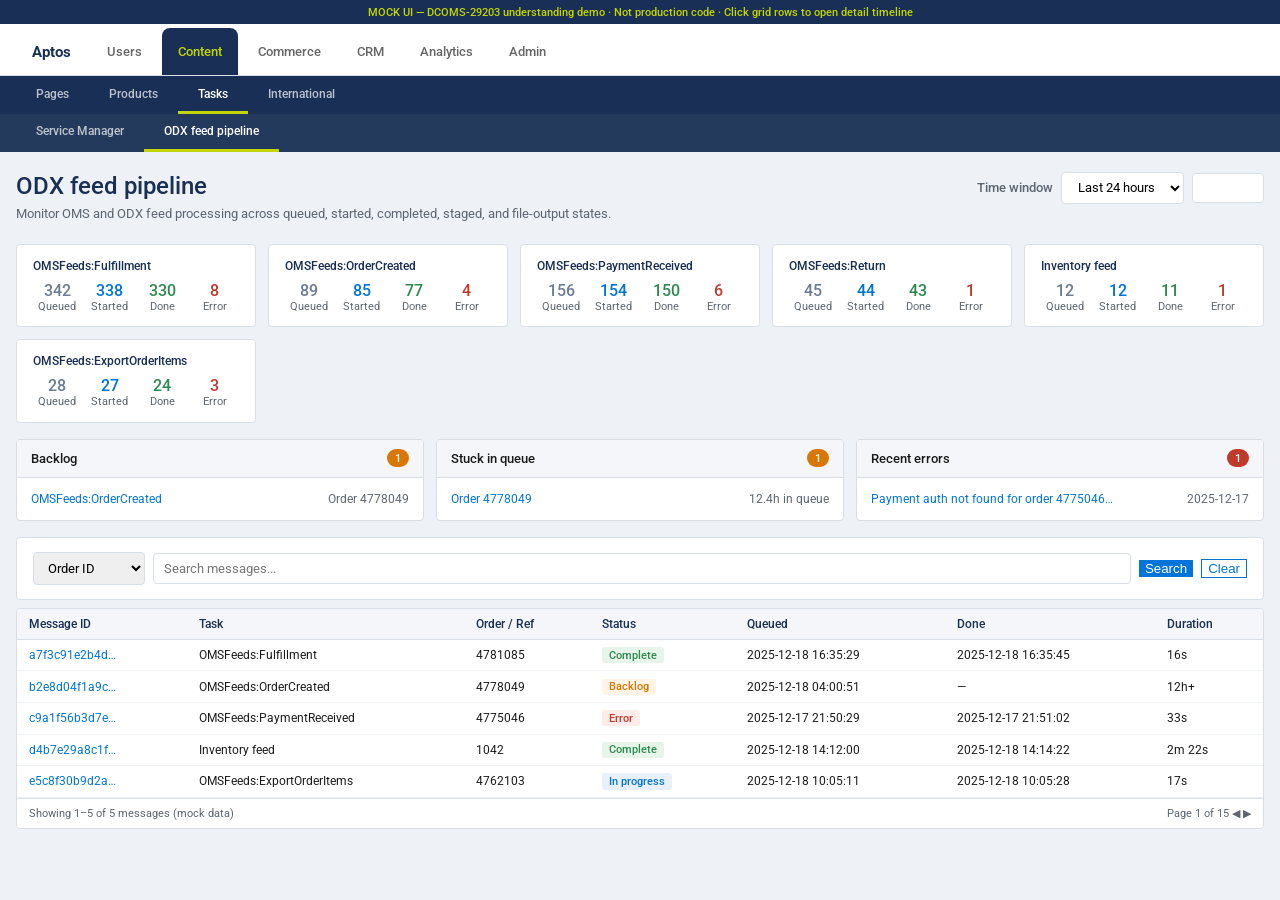
<file: tickets/DCOMS-29203-odx-feed-pipeline-monitor/mock-ui/odx-feed-pipeline-monitor-mock.html>
<!DOCTYPE html>
<html lang="en">
<head>
  <meta charset="UTF-8" />
  <meta name="viewport" content="width=device-width, initial-scale=1.0" />
  <title>ODX feed pipeline — UI mock (DCOMS-29203)</title>
  <link rel="stylesheet" href="https://fonts.googleapis.com/css?family=Roboto:300,400,500,700" />
  <style>
    :root {
      --aptos-navy: #192f55;
      --aptos-lime: #c4d600;
      --aptos-blue: #0074d9;
      --aptos-blue-dark: #005bb5;
      --bg-page: #eef1f5;
      --bg-card: #ffffff;
      --border: #d8dee6;
      --text: #1a1a1a;
      --text-muted: #5c6672;
      --queued: #6b7c93;
      --started: #0074d9;
      --done: #2d8a4e;
      --error: #c0392b;
      --warning: #d97706;
      --pending: #b0b8c4;
    }

    * { box-sizing: border-box; }
    body {
      margin: 0;
      font-family: Roboto, Arial, sans-serif;
      font-size: 13px;
      color: var(--text);
      background: var(--bg-page);
    }

    /* Site Manager chrome (simplified) */
    .sm-nav {
      background: #fff;
      border-bottom: 1px solid var(--border);
      padding: 0.25rem 1rem 0;
    }
    .sm-nav-inner {
      max-width: 1400px;
      margin: 0 auto;
      display: flex;
      align-items: center;
      gap: 0.25rem;
    }
    .sm-logo {
      font-weight: 700;
      color: var(--aptos-navy);
      padding: 0.75rem 1rem;
      font-size: 15px;
    }
    .sm-nav a {
      color: rgba(0,0,0,0.6);
      text-decoration: none;
      padding: 1rem;
      font-weight: 500;
      border-radius: 8px 8px 0 0;
    }
    .sm-nav a.active {
      background: var(--aptos-navy);
      color: var(--aptos-lime);
    }
    .sm-subnav {
      background: var(--aptos-navy);
      padding: 0 1rem;
    }
    .sm-subnav-inner {
      max-width: 1400px;
      margin: 0 auto;
      display: flex;
      gap: 0;
    }
    .sm-subnav a {
      color: rgba(255,255,255,0.7);
      text-decoration: none;
      padding: 0.65rem 1.25rem;
      font-size: 12px;
      font-weight: 500;
      border-bottom: 3px solid transparent;
    }
    .sm-subnav a.active {
      color: #fff;
      border-bottom-color: var(--aptos-lime);
    }

    .page-wrap {
      max-width: 1400px;
      margin: 0 auto;
      padding: 1.25rem 1rem 2rem;
    }

    .page-header {
      display: flex;
      justify-content: space-between;
      align-items: flex-start;
      gap: 1rem;
      margin-bottom: 1.25rem;
      flex-wrap: wrap;
    }
    .page-header h1 {
      margin: 0 0 0.35rem;
      font-size: 1.5rem;
      font-weight: 500;
      color: var(--aptos-navy);
    }
    .page-header .desc {
      color: var(--text-muted);
      max-width: 640px;
      line-height: 1.45;
      margin: 0;
    }
    .time-controls {
      display: flex;
      align-items: center;
      gap: 0.5rem;
      flex-shrink: 0;
    }
    .time-controls label { font-weight: 500; color: var(--text-muted); }
    .time-controls select, .time-controls button {
      font-family: inherit;
      font-size: 13px;
      padding: 0.4rem 0.75rem;
      border: 1px solid var(--border);
      border-radius: 4px;
      background: #fff;
    }
    .btn-primary {
      background: var(--aptos-blue);
      color: #fff;
      border: none;
      cursor: pointer;
      font-weight: 500;
    }
    .btn-primary:hover { background: var(--aptos-blue-dark); }
    .btn-ghost {
      background: #fff;
      color: var(--aptos-blue);
      border: 1px solid var(--aptos-blue);
      cursor: pointer;
    }

    /* Summary tiles */
    .tiles {
      display: grid;
      grid-template-columns: repeat(auto-fill, minmax(200px, 1fr));
      gap: 0.75rem;
      margin-bottom: 1rem;
    }
    .tile {
      background: var(--bg-card);
      border: 1px solid var(--border);
      border-radius: 4px;
      padding: 0.85rem 1rem;
      cursor: default;
      transition: box-shadow 0.15s;
    }
    .tile:hover { box-shadow: 0 2px 8px rgba(25,47,85,0.08); }
    .tile-name {
      font-weight: 500;
      color: var(--aptos-navy);
      font-size: 12px;
      margin-bottom: 0.5rem;
      white-space: nowrap;
      overflow: hidden;
      text-overflow: ellipsis;
    }
    .tile-stats {
      display: grid;
      grid-template-columns: repeat(4, 1fr);
      gap: 0.25rem;
      font-size: 11px;
    }
    .tile-stat { text-align: center; }
    .tile-stat .n { display: block; font-size: 16px; font-weight: 500; }
    .tile-stat .l { color: var(--text-muted); }
    .tile-stat.q .n { color: var(--queued); }
    .tile-stat.s .n { color: var(--started); }
    .tile-stat.d .n { color: var(--done); }
    .tile-stat.e .n { color: var(--error); }

    /* Alert panels row */
    .panels {
      display: grid;
      grid-template-columns: repeat(3, 1fr);
      gap: 0.75rem;
      margin-bottom: 1rem;
    }
    @media (max-width: 900px) {
      .panels { grid-template-columns: 1fr; }
    }
    .panel {
      background: var(--bg-card);
      border: 1px solid var(--border);
      border-radius: 4px;
      overflow: hidden;
    }
    .panel-head {
      padding: 0.6rem 0.85rem;
      background: #f4f6f9;
      border-bottom: 1px solid var(--border);
      font-weight: 500;
      display: flex;
      justify-content: space-between;
      align-items: center;
    }
    .panel-head .badge {
      background: var(--aptos-navy);
      color: #fff;
      font-size: 11px;
      padding: 0.15rem 0.5rem;
      border-radius: 10px;
      font-weight: 500;
    }
    .panel-head .badge.warn { background: var(--warning); }
    .panel-head .badge.err { background: var(--error); }
    .panel-body {
      padding: 0.5rem 0;
      max-height: 140px;
      overflow-y: auto;
      font-size: 12px;
    }
    .panel-row {
      padding: 0.4rem 0.85rem;
      border-bottom: 1px solid #f0f2f5;
      display: flex;
      justify-content: space-between;
      gap: 0.5rem;
    }
    .panel-row:last-child { border-bottom: none; }
    .panel-row a {
      color: var(--aptos-blue);
      text-decoration: none;
      cursor: pointer;
    }
    .panel-row a:hover { text-decoration: underline; }
    .panel-row .meta { color: var(--text-muted); white-space: nowrap; }

    /* Search + grid */
    .search-bar {
      background: var(--bg-card);
      border: 1px solid var(--border);
      border-radius: 4px;
      padding: 0.85rem 1rem;
      margin-bottom: 0.5rem;
      display: flex;
      gap: 0.5rem;
      flex-wrap: wrap;
      align-items: center;
    }
    .search-bar input {
      flex: 1;
      min-width: 200px;
      padding: 0.45rem 0.65rem;
      border: 1px solid var(--border);
      border-radius: 4px;
      font-family: inherit;
      font-size: 13px;
    }
    .search-bar select {
      padding: 0.45rem 0.65rem;
      border: 1px solid var(--border);
      border-radius: 4px;
      font-family: inherit;
    }

    .grid-wrap {
      background: var(--bg-card);
      border: 1px solid var(--border);
      border-radius: 4px;
      overflow: hidden;
    }
    table.data-grid {
      width: 100%;
      border-collapse: collapse;
      font-size: 12px;
    }
    table.data-grid th {
      background: #f4f6f9;
      text-align: left;
      padding: 0.5rem 0.75rem;
      font-weight: 500;
      border-bottom: 1px solid var(--border);
      color: var(--aptos-navy);
    }
    table.data-grid td {
      padding: 0.45rem 0.75rem;
      border-bottom: 1px solid #f0f2f5;
    }
    table.data-grid tr:hover td { background: #f8fafc; }
    table.data-grid tr.clickable { cursor: pointer; }
    .status-pill {
      display: inline-block;
      padding: 0.1rem 0.45rem;
      border-radius: 3px;
      font-size: 11px;
      font-weight: 500;
    }
    .status-pill.done { background: #e6f4ea; color: var(--done); }
    .status-pill.error { background: #fdecea; color: var(--error); }
    .status-pill.backlog { background: #fff4e5; color: var(--warning); }
    .status-pill.partial { background: #e8f0fe; color: var(--started); }
    .grid-footer {
      padding: 0.5rem 0.75rem;
      display: flex;
      justify-content: space-between;
      align-items: center;
      font-size: 11px;
      color: var(--text-muted);
      border-top: 1px solid var(--border);
    }

    /* Detail view */
    #detail-view { display: none; }
    .detail-header {
      display: flex;
      align-items: center;
      gap: 1rem;
      margin-bottom: 1rem;
    }
    .detail-meta {
      display: grid;
      grid-template-columns: repeat(auto-fill, minmax(180px, 1fr));
      gap: 0.75rem;
      margin-bottom: 1.25rem;
    }
    .meta-card {
      background: var(--bg-card);
      border: 1px solid var(--border);
      border-radius: 4px;
      padding: 0.65rem 0.85rem;
    }
    .meta-card .label { font-size: 11px; color: var(--text-muted); }
    .meta-card .value { font-weight: 500; margin-top: 0.15rem; word-break: break-all; }

    .detail-layout {
      display: grid;
      grid-template-columns: 1fr 320px;
      gap: 1rem;
    }
    @media (max-width: 900px) {
      .detail-layout { grid-template-columns: 1fr; }
    }

    /* Timeline */
    .timeline-card {
      background: var(--bg-card);
      border: 1px solid var(--border);
      border-radius: 4px;
      padding: 1.25rem 1.5rem;
    }
    .timeline-card h2 {
      margin: 0 0 1rem;
      font-size: 14px;
      font-weight: 500;
      color: var(--aptos-navy);
    }
    .timeline {
      position: relative;
      padding-left: 28px;
    }
    .timeline::before {
      content: '';
      position: absolute;
      left: 9px;
      top: 8px;
      bottom: 8px;
      width: 2px;
      background: var(--border);
    }
    .tl-step {
      position: relative;
      padding-bottom: 1.25rem;
    }
    .tl-step:last-child { padding-bottom: 0; }
    .tl-dot {
      position: absolute;
      left: -28px;
      top: 2px;
      width: 18px;
      height: 18px;
      border-radius: 50%;
      border: 2px solid var(--border);
      background: #fff;
    }
    .tl-step.complete .tl-dot { border-color: var(--done); background: var(--done); }
    .tl-step.error .tl-dot { border-color: var(--error); background: var(--error); }
    .tl-step.pending .tl-dot { border-color: var(--pending); background: #f4f6f9; }
    .tl-step.active .tl-dot { border-color: var(--started); background: var(--started); }
    .tl-title { font-weight: 500; font-size: 13px; }
    .tl-time { font-size: 11px; color: var(--text-muted); margin-top: 0.15rem; }
    .tl-note { font-size: 11px; color: var(--text-muted); margin-top: 0.25rem; }

    .side-panels .panel { margin-bottom: 0.75rem; }
    .error-box {
      background: #fdecea;
      border: 1px solid #f5c6c2;
      border-radius: 4px;
      padding: 0.65rem 0.85rem;
      font-size: 12px;
    }
    .error-box .type { font-weight: 500; color: var(--error); }
    .stuck-flag {
      display: inline-flex;
      align-items: center;
      gap: 0.35rem;
      background: #fff4e5;
      color: var(--warning);
      padding: 0.35rem 0.6rem;
      border-radius: 4px;
      font-size: 12px;
      font-weight: 500;
      margin-top: 0.5rem;
    }

    .mock-banner {
      background: var(--aptos-navy);
      color: var(--aptos-lime);
      text-align: center;
      padding: 0.35rem;
      font-size: 11px;
      font-weight: 500;
    }
    .hidden { display: none !important; }
  </style>
</head>
<body>
  <div class="mock-banner">MOCK UI — DCOMS-29203 understanding demo · Not production code · Click grid rows to open detail timeline</div>

  <!-- Site Manager shell -->
  <nav class="sm-nav">
    <div class="sm-nav-inner">
      <span class="sm-logo">Aptos</span>
      <a href="#">Users</a>
      <a href="#" class="active">Content</a>
      <a href="#">Commerce</a>
      <a href="#">CRM</a>
      <a href="#">Analytics</a>
      <a href="#">Admin</a>
    </div>
  </nav>
  <nav class="sm-subnav">
    <div class="sm-subnav-inner">
      <a href="#">Pages</a>
      <a href="#">Products</a>
      <a href="#" class="active">Tasks</a>
      <a href="#">International</a>
    </div>
  </nav>
  <div class="sm-subnav" style="background:#243a5c;padding-top:0">
    <div class="sm-subnav-inner">
      <a href="#">Service Manager</a>
      <a href="#" class="active" style="border-bottom-color:#c4d600">ODX feed pipeline</a>
    </div>
  </div>

  <div class="page-wrap">
    <!-- LANDING VIEW -->
    <div id="landing-view">
      <div class="page-header">
        <div>
          <h1>ODX feed pipeline</h1>
          <p class="desc">Monitor OMS and ODX feed processing across queued, started, completed, staged, and file-output states.</p>
        </div>
        <div class="time-controls">
          <label for="window">Time window</label>
          <select id="window">
            <option value="24">Last 24 hours</option>
            <option value="48">Last 48 hours</option>
            <option value="168">Last 7 days</option>
          </select>
          <button type="button" class="btn-primary" onclick="refreshMock()">Refresh</button>
        </div>
      </div>

      <!-- Summary tiles by taskname -->
      <div class="tiles" id="tiles"></div>

      <!-- Backlog / Stuck / Errors -->
      <div class="panels">
        <div class="panel">
          <div class="panel-head">
            <span>Backlog</span>
            <span class="badge warn" id="backlog-count">12</span>
          </div>
          <div class="panel-body" id="backlog-list"></div>
        </div>
        <div class="panel">
          <div class="panel-head">
            <span>Stuck in queue</span>
            <span class="badge warn" id="stuck-count">3</span>
          </div>
          <div class="panel-body" id="stuck-list"></div>
        </div>
        <div class="panel">
          <div class="panel-head">
            <span>Recent errors</span>
            <span class="badge err" id="error-count">5</span>
          </div>
          <div class="panel-body" id="error-list"></div>
        </div>
      </div>

      <!-- Search -->
      <div class="search-bar">
        <select id="search-type">
          <option value="order">Order ID</option>
          <option value="message">Message ID</option>
          <option value="task">Task name</option>
        </select>
        <input type="text" id="search-input" placeholder="Search messages..." value="" />
        <button type="button" class="btn-primary" onclick="filterGrid()">Search</button>
        <button type="button" class="btn-ghost" onclick="clearSearch()">Clear</button>
      </div>

      <!-- Results grid (ag-Grid stand-in) -->
      <div class="grid-wrap">
        <table class="data-grid">
          <thead>
            <tr>
              <th>Message ID</th>
              <th>Task</th>
              <th>Order / Ref</th>
              <th>Status</th>
              <th>Queued</th>
              <th>Done</th>
              <th>Duration</th>
            </tr>
          </thead>
          <tbody id="grid-body"></tbody>
        </table>
        <div class="grid-footer">
          <span id="grid-summary">Showing 1–10 of 142 messages (server-side pagination)</span>
          <span>Page 1 of 15 ◀ ▶</span>
        </div>
      </div>
    </div>

    <!-- DETAIL VIEW -->
    <div id="detail-view">
      <div class="detail-header">
        <button type="button" class="btn-ghost" onclick="showLanding()">← Back to pipeline</button>
        <h1 style="margin:0;font-size:1.25rem;font-weight:500;color:var(--aptos-navy)">Message detail</h1>
      </div>

      <div class="detail-meta" id="detail-meta"></div>

      <div class="detail-layout">
        <div class="timeline-card">
          <h2>Pipeline timeline</h2>
          <div class="timeline" id="timeline"></div>
        </div>
        <div class="side-panels">
          <div class="panel" id="error-panel-wrap">
            <div class="panel-head"><span>Consumer errors</span></div>
            <div class="panel-body" style="padding:0.75rem" id="detail-errors"></div>
          </div>
          <div class="panel">
            <div class="panel-head"><span>Queue lock status</span></div>
            <div class="panel-body" style="padding:0.75rem" id="queue-status"></div>
          </div>
        </div>
      </div>
    </div>
  </div>

  <script>
    const MOCK_MESSAGES = [
      {
        id: 'a7f3c91e2b4d6085f1e9a0c3b7d2e4f1',
        task: 'OMSFeeds:Fulfillment',
        ref: 4781085,
        status: 'done',
        queued: '2025-12-18 16:35:29',
        done: '2025-12-18 16:35:45',
        duration: '16s',
        stages: [
          { name: 'Queued', state: 'complete', time: '2025-12-18 16:35:29 UTC', note: 'OMS producer published to RabbitMQ' },
          { name: 'Started', state: 'complete', time: '2025-12-18 16:35:31 UTC', note: 'omsfeedsupervisor picked up message' },
          { name: 'Done', state: 'complete', time: '2025-12-18 16:35:45 UTC', note: 'Result: Success' },
          { name: 'Staged (omsfeedexport)', state: 'complete', time: '2025-12-18 16:35:46 UTC', note: 'Export JSON written to staging table' },
          { name: 'File written', state: 'pending', time: null, note: 'Not applicable for this feed type' }
        ],
        errors: [],
        stuck: false
      },
      {
        id: 'b2e8d04f1a9c7356e0f8b1d4c6a3f2e8',
        task: 'OMSFeeds:OrderCreated',
        ref: 4778049,
        status: 'backlog',
        queued: '2025-12-18 04:00:51',
        done: '—',
        duration: '12h+',
        stages: [
          { name: 'Queued', state: 'complete', time: '2025-12-18 04:00:51 UTC', note: 'OMS producer published to RabbitMQ' },
          { name: 'Started', state: 'pending', time: null, note: 'Not reached' },
          { name: 'Done', state: 'pending', time: null, note: 'Not reached' },
          { name: 'Staged (omsfeedexport)', state: 'pending', time: null, note: 'Not reached' },
          { name: 'File written', state: 'pending', time: null, note: 'Not reached' }
        ],
        errors: [],
        stuck: true,
        stuckHours: 12.4
      },
      {
        id: 'c9a1f56b3d7e8204f2c9b5e8a1d6f3c0',
        task: 'OMSFeeds:PaymentReceived',
        ref: 4775046,
        status: 'error',
        queued: '2025-12-17 21:50:29',
        done: '2025-12-17 21:51:02',
        duration: '33s',
        stages: [
          { name: 'Queued', state: 'complete', time: '2025-12-17 21:50:29 UTC' },
          { name: 'Started', state: 'complete', time: '2025-12-17 21:50:31 UTC' },
          { name: 'Done', state: 'error', time: '2025-12-17 21:51:02 UTC', note: 'Result: Error' },
          { name: 'Staged (omsfeedexport)', state: 'pending', time: null, note: 'Not reached' },
          { name: 'File written', state: 'pending', time: null, note: 'Not reached' }
        ],
        errors: [{ type: 'ExportException', time: '2025-12-17 21:51:02 UTC', summary: 'Payment auth not found for order 4775046' }],
        stuck: false
      },
      {
        id: 'd4b7e29a8c1f6035d0a8b6e2f9c4d1a7',
        task: 'Inventory feed',
        ref: 1042,
        status: 'done',
        queued: '2025-12-18 14:12:00',
        done: '2025-12-18 14:14:22',
        duration: '2m 22s',
        stages: [
          { name: 'Queued', state: 'complete', time: '2025-12-18 14:12:00 UTC' },
          { name: 'Started', state: 'complete', time: '2025-12-18 14:12:05 UTC' },
          { name: 'Done', state: 'complete', time: '2025-12-18 14:14:22 UTC', note: 'Result: Success' },
          { name: 'S3 XML written', state: 'complete', time: '2025-12-18 14:14:23 UTC', note: 's3://inventory-feeds/podqa/supplier-1042/20251218.xml' }
        ],
        errors: [],
        stuck: false
      },
      {
        id: 'e5c8f30b9d2a7146e1b9c7f3a0e5b2d8',
        task: 'OMSFeeds:ExportOrderItems',
        ref: 4762103,
        status: 'partial',
        queued: '2025-12-18 10:05:11',
        done: '2025-12-18 10:05:28',
        duration: '17s',
        stages: [
          { name: 'Queued', state: 'complete', time: '2025-12-18 10:05:11 UTC' },
          { name: 'Started', state: 'complete', time: '2025-12-18 10:05:13 UTC' },
          { name: 'Done', state: 'complete', time: '2025-12-18 10:05:28 UTC', note: 'Result: Success' },
          { name: 'Staged (omsfeedexport)', state: 'complete', time: '2025-12-18 10:05:29 UTC' },
          { name: 'Reader cursor processed', state: 'complete', time: '2025-12-18 10:08:00 UTC', note: 'omsfeedexportreader advanced' },
          { name: 'Notification file written', state: 'pending', time: null, note: 'OMSFeedsFileOutput job not yet run' }
        ],
        errors: [],
        stuck: false
      }
    ];

    const TILES = [
      { name: 'OMSFeeds:Fulfillment', q: 342, s: 338, d: 330, e: 8 },
      { name: 'OMSFeeds:OrderCreated', q: 89, s: 85, d: 77, e: 4 },
      { name: 'OMSFeeds:PaymentReceived', q: 156, s: 154, d: 150, e: 6 },
      { name: 'OMSFeeds:Return', q: 45, s: 44, d: 43, e: 1 },
      { name: 'Inventory feed', q: 12, s: 12, d: 11, e: 1 },
      { name: 'OMSFeeds:ExportOrderItems', q: 28, s: 27, d: 24, e: 3 }
    ];

    function renderTiles() {
      document.getElementById('tiles').innerHTML = TILES.map(t => `
        <div class="tile">
          <div class="tile-name" title="${t.name}">${t.name}</div>
          <div class="tile-stats">
            <div class="tile-stat q"><span class="n">${t.q}</span><span class="l">Queued</span></div>
            <div class="tile-stat s"><span class="n">${t.s}</span><span class="l">Started</span></div>
            <div class="tile-stat d"><span class="n">${t.d}</span><span class="l">Done</span></div>
            <div class="tile-stat e"><span class="n">${t.e}</span><span class="l">Error</span></div>
          </div>
        </div>
      `).join('');
    }

    function renderPanels() {
      const backlog = MOCK_MESSAGES.filter(m => m.status === 'backlog');
      document.getElementById('backlog-count').textContent = backlog.length;
      document.getElementById('backlog-list').innerHTML = backlog.map(m => `
        <div class="panel-row">
          <a onclick="openDetail('${m.id}')">${m.task}</a>
          <span class="meta">Order ${m.ref}</span>
        </div>
      `).join('') || '<div class="panel-row"><span class="meta">No backlog</span></div>';

      const stuck = MOCK_MESSAGES.filter(m => m.stuck);
      document.getElementById('stuck-count').textContent = stuck.length;
      document.getElementById('stuck-list').innerHTML = stuck.map(m => `
        <div class="panel-row">
          <a onclick="openDetail('${m.id}')">Order ${m.ref}</a>
          <span class="meta">${m.stuckHours || '?'}h in queue</span>
        </div>
      `).join('') || '<div class="panel-row"><span class="meta">None</span></div>';

      const errors = MOCK_MESSAGES.filter(m => m.errors.length);
      document.getElementById('error-count').textContent = errors.length;
      document.getElementById('error-list').innerHTML = errors.map(m => `
        <div class="panel-row">
          <a onclick="openDetail('${m.id}')">${m.errors[0].summary.slice(0, 40)}…</a>
          <span class="meta">${m.errors[0].time.split(' ')[0]}</span>
        </div>
      `).join('') || '<div class="panel-row"><span class="meta">No recent errors</span></div>';
    }

    function statusLabel(s) {
      const map = { done: 'Complete', error: 'Error', backlog: 'Backlog', partial: 'In progress' };
      return map[s] || s;
    }

    function statusClass(s) {
      const map = { done: 'done', error: 'error', backlog: 'backlog', partial: 'partial' };
      return map[s] || '';
    }

    function renderGrid(filter = '') {
      const rows = MOCK_MESSAGES.filter(m => {
        if (!filter) return true;
        const f = filter.toLowerCase();
        return String(m.ref).includes(f) || m.id.includes(f) || m.task.toLowerCase().includes(f);
      });
      document.getElementById('grid-body').innerHTML = rows.map(m => `
        <tr class="clickable" onclick="openDetail('${m.id}')">
          <td><a style="color:var(--aptos-blue)">${m.id.slice(0, 12)}…</a></td>
          <td>${m.task}</td>
          <td>${m.ref}</td>
          <td><span class="status-pill ${statusClass(m.status)}">${statusLabel(m.status)}</span></td>
          <td>${m.queued}</td>
          <td>${m.done}</td>
          <td>${m.duration}</td>
        </tr>
      `).join('');
      document.getElementById('grid-summary').textContent = `Showing 1–${rows.length} of ${rows.length} messages (mock data)`;
    }

    function openDetail(id) {
      const m = MOCK_MESSAGES.find(x => x.id === id);
      if (!m) return;
      document.getElementById('landing-view').style.display = 'none';
      document.getElementById('detail-view').style.display = 'block';

      document.getElementById('detail-meta').innerHTML = `
        <div class="meta-card"><div class="label">Message ID</div><div class="value">${m.id}</div></div>
        <div class="meta-card"><div class="label">Task</div><div class="value">${m.task}</div></div>
        <div class="meta-card"><div class="label">Reference ID</div><div class="value">${m.ref}</div></div>
        <div class="meta-card"><div class="label">Overall status</div><div class="value"><span class="status-pill ${statusClass(m.status)}">${statusLabel(m.status)}</span></div></div>
      `;

      document.getElementById('timeline').innerHTML = m.stages.map(s => `
        <div class="tl-step ${s.state}">
          <div class="tl-dot"></div>
          <div class="tl-title">${s.name}</div>
          <div class="tl-time">${s.time || 'Pending / Not reached'}</div>
          ${s.note ? `<div class="tl-note">${s.note}</div>` : ''}
        </div>
      `).join('');

      document.getElementById('detail-errors').innerHTML = m.errors.length
        ? m.errors.map(e => `<div class="error-box"><div class="type">${e.type}</div><div>${e.summary}</div><div class="tl-time">${e.time}</div></div>`).join('')
        : '<span style="color:var(--text-muted)">No errors recorded</span>';

      document.getElementById('queue-status').innerHTML = m.stuck
        ? `<div class="stuck-flag">⚠ Order locked in omsfeedsqueuedorder</div><div class="tl-note" style="margin-top:0.5rem">In queue for ${m.stuckHours}h — no odxfeederror row (DCOMS-27496 pattern)</div>`
        : '<span style="color:var(--done);font-weight:500">✓ Not in queue lock table</span>';
    }

    function showLanding() {
      document.getElementById('detail-view').style.display = 'none';
      document.getElementById('landing-view').style.display = 'block';
    }

    function filterGrid() {
      renderGrid(document.getElementById('search-input').value.trim());
    }
    function clearSearch() {
      document.getElementById('search-input').value = '';
      renderGrid();
    }
    function refreshMock() {
      renderTiles();
      renderPanels();
      renderGrid(document.getElementById('search-input').value.trim());
    }

    renderTiles();
    renderPanels();
    renderGrid();
  </script>
</body>
</html>
</file>
